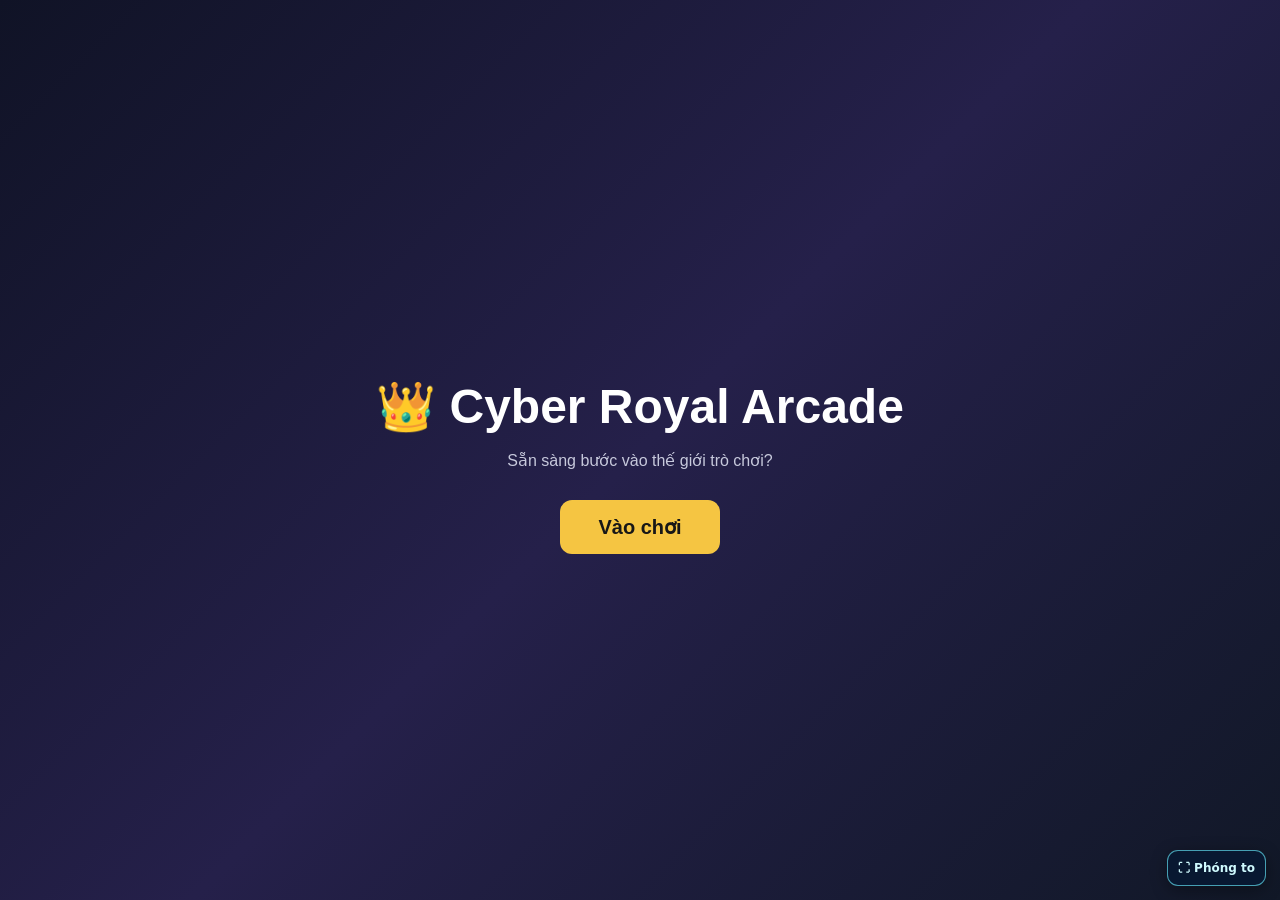
<file: index.html>
<!DOCTYPE html>
<html lang="vi">
<head>
  <meta charset="UTF-8">
  <meta name="viewport" content="width=device-width, initial-scale=1, viewport-fit=cover">
  <title>Cyber Royal Arcade</title>

  <style>
    * {
      box-sizing: border-box;
    }

    body {
      margin: 0;
      min-height: 100vh;
      display: flex;
      justify-content: center;
      align-items: center;
      font-family: Arial, sans-serif;
      color: white;
      background: linear-gradient(135deg, #101326, #25204a, #111827);
    }

    .container {
      text-align: center;
      padding: 30px;
    }

    h1 {
      font-size: clamp(30px, 7vw, 48px);
      margin-bottom: 12px;
    }

    p {
      color: #c7c9dc;
      margin-bottom: 30px;
    }

    .play-button {
      display: inline-block;
      padding: 15px 38px;
      border-radius: 12px;
      background: #f5c542;
      color: #171717;
      text-decoration: none;
      font-size: 20px;
      font-weight: bold;
      transition: 0.2s;
    }

    .play-button:hover {
      background: #ffe082;
      transform: translateY(-3px);
    }
  </style>
    <link rel="stylesheet" href="mobile.css">
</head>

<body>
    <button id="arcadeFullscreenBtn" type="button" style="position:fixed;bottom:max(14px,env(safe-area-inset-bottom));right:14px">⛶ Phóng to</button>
    <main class="container">
    <h1>👑 Cyber Royal Arcade</h1>
    <p>Sẵn sàng bước vào thế giới trò chơi?</p>

    <a class="play-button" href="sanhcho.html">
      Vào chơi
    </a>
  </main>
    <script src="mobile.js"></script>
</body>
</html>
</file>
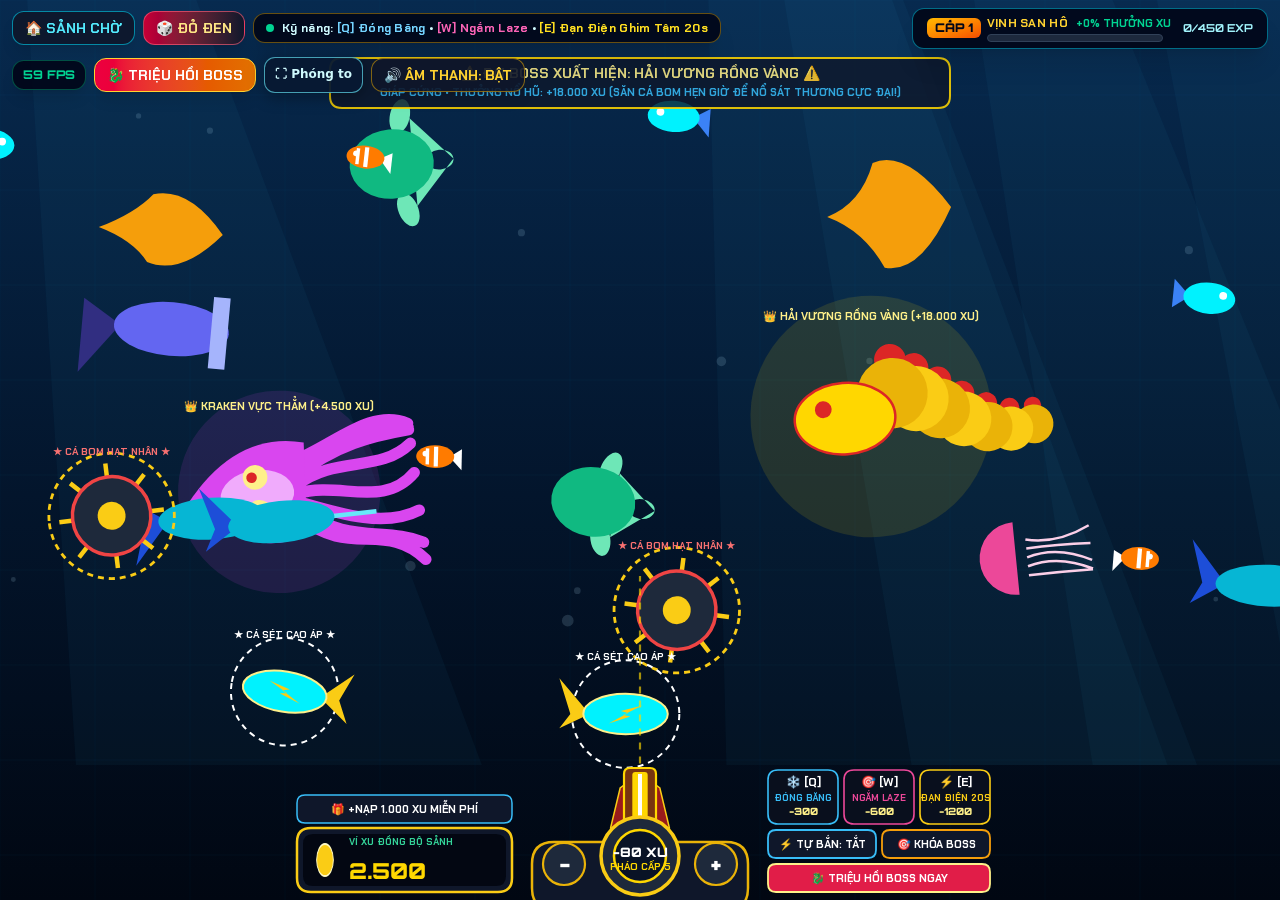
<file: banca.html>
<!DOCTYPE html>
<html lang="vi">
<head>
    <meta charset="UTF-8">
    <meta name="viewport" content="width=device-width, initial-scale=1, viewport-fit=cover">
    <meta name="theme-color" content="#050b1b">
    <meta name="apple-mobile-web-app-capable" content="yes">
    <meta name="apple-mobile-web-app-status-bar-style" content="black-translucent">
    <meta name="apple-mobile-web-app-title" content="Cyber Arcade">
    <meta name="mobile-web-app-capable" content="yes">
    <link rel="manifest" href="manifest.webmanifest">
    <link rel="icon" type="image/png" href="icons/icon-192.png">
    <link rel="apple-touch-icon" href="icons/icon-192.png">
    <title>Bắn Cá Siêu Thị 2D - Đấu Trường Đại Boss</title>
    <link rel="stylesheet" href="tailwind.css">
    <style>
        @import url('https://fonts.googleapis.com/css2?family=Orbitron:wght@600;800;900&family=Chakra+Petch:wght@500;600;700&display=swap');

        * {
            box-sizing: border-box;
            user-select: none;
            -webkit-user-select: none;
            touch-action: none;
        }

        body {
            margin: 0;
            padding: 0;
            overflow: hidden;
            background-color: #020b18;
            font-family: 'Chakra Petch', sans-serif;
            width: 100vw;
            height: 100vh;
        }

        canvas {
            display: block;
            width: 100%;
            height: 100%;
            cursor: crosshair;
        }

        .led-font {
            font-family: 'Orbitron', monospace;
        }
    </style>
    <link rel="stylesheet" href="mobile.css">
</head>
<body class="relative w-screen h-screen overflow-hidden">
    <div id="gameStage" class="relative w-full h-full overflow-hidden">

    <!-- Thanh điều hướng, Cấp độ Đại dương & FPS -->
    <div class="game-topbar absolute top-2 left-3 right-3 flex flex-wrap justify-between items-center gap-2 pointer-events-none z-10">
        <!-- Trái: Điều hướng Sảnh Chờ / Đỏ Đen -->
        <div class="flex items-center gap-2 pointer-events-auto">
            <button id="backLobbyBtn" class="bg-slate-900/90 hover:bg-slate-800 border border-cyan-400/60 text-cyan-300 text-xs md:text-sm font-extrabold px-3 py-1.5 rounded-xl shadow-lg transition active:scale-95 flex items-center gap-1.5">
                🏠 SẢNH CHỜ
            </button>
            <button id="goDoDenBtn" class="bg-gradient-to-r from-rose-700 to-slate-900 hover:from-rose-600 hover:to-slate-800 border border-rose-400/60 text-amber-200 text-xs md:text-sm font-extrabold px-3 py-1.5 rounded-xl shadow-lg transition active:scale-95 flex items-center gap-1.5">
                🎲 ĐỎ ĐEN
            </button>
            <div class="hidden xl:flex bg-slate-950/90 border border-amber-400/40 px-3 py-1.5 rounded-xl items-center gap-2 shadow-xl pointer-events-none">
                <span class="w-2 h-2 rounded-full bg-emerald-400"></span>
                <span class="text-xs text-cyan-100 font-bold tracking-wide">
                    Kỹ năng: <span class="text-sky-300 font-extrabold">[Q] Đóng Băng</span> • <span class="text-pink-400 font-extrabold">[W] Ngắm Laze</span> • <span class="text-yellow-300 font-extrabold">[E] Đạn Điện Ghim Tâm 20s</span>
                </span>
            </div>
        </div>

        <!-- Giữa: Thanh Cấp Độ & EXP Đại Dương -->
        <div class="bg-slate-950/90 border border-cyan-400/50 px-3.5 py-1.5 rounded-xl flex items-center gap-3 shadow-xl min-w-[260px] md:min-w-[350px]">
            <div class="flex items-center gap-1.5">
                <span class="bg-gradient-to-br from-amber-400 to-orange-600 text-slate-950 font-black text-xs px-2 py-0.5 rounded-md led-font" id="stageLevelBadge">CẤP 1</span>
                <div class="flex flex-col">
                    <div class="flex items-center justify-between gap-2">
                        <span id="stageNameText" class="text-xs font-extrabold text-amber-300 tracking-wide">VỊNH SAN HÔ</span>
                        <span id="stageBonusText" class="text-[11px] font-bold text-emerald-400">+0% THƯỞNG XU</span>
                    </div>
                    <div class="w-32 md:w-44 h-2 bg-slate-800 rounded-full overflow-hidden border border-slate-700 mt-0.5">
                        <div id="expBarFill" class="h-full bg-gradient-to-r from-cyan-400 via-amber-300 to-rose-500 transition-all duration-150" style="width: 0%"></div>
                    </div>
                </div>
            </div>
            <span id="expText" class="text-[11px] text-cyan-200 font-bold led-font ml-auto">0/450 EXP</span>
        </div>

        <!-- Phải: Nút chức năng & Bộ đếm FPS -->
        <div class="flex items-center gap-2 pointer-events-auto">
            <div class="bg-slate-950/90 border border-emerald-500/40 px-2.5 py-1.5 rounded-xl text-xs font-extrabold text-emerald-400 led-font shadow-lg">
                <span id="fpsCounter">60</span> FPS
            </div>
            <button id="spawnBossTopBtn" class="bg-gradient-to-r from-rose-600 to-amber-600 hover:from-rose-500 hover:to-amber-500 border border-amber-300 text-white text-xs md:text-sm font-extrabold px-3 py-1.5 rounded-xl shadow-lg transition active:scale-95">
                🐉 TRIỆU HỒI BOSS
            </button>
            <button id="arcadeFullscreenBtn" type="button" class="pointer-events-auto">⛶ Phóng to</button>
            <button id="soundBtn" class="bg-slate-900/90 hover:bg-slate-800 border border-amber-400/50 text-amber-300 text-xs md:text-sm font-bold px-3 py-1.5 rounded-xl shadow-lg transition active:scale-95">
                🔊 ÂM THANH: <span id="soundText">BẬT</span>
            </button>
        </div>
    </div>

    <!-- Màn hình Canvas chính -->
    <canvas id="gameCanvas"></canvas>

    <!-- Nhúng 2 Module tách biệt: 1. Nhân vật Cá & Boss (fishes.js) | 2. Bộ máy Game & Vũ khí (game.js) -->
    <script src="mobile.js"></script>
    <script src="fishes.js"></script>
    <script src="game.js"></script>
    </div>
</body>
</html>
</file>
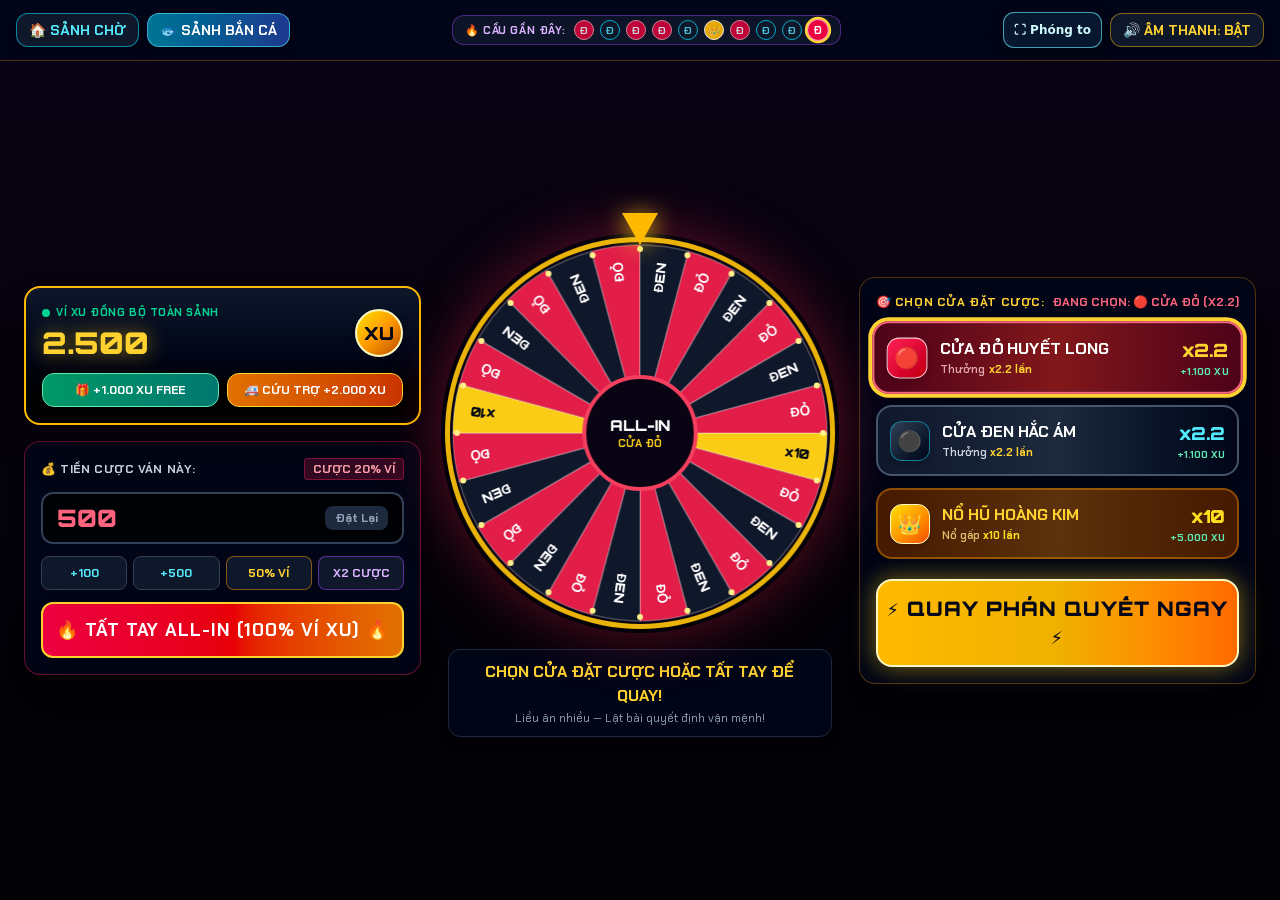
<file: doden.html>
<!DOCTYPE html>
<html lang="vi">
<head>
    <meta charset="UTF-8">
    <meta name="viewport" content="width=device-width, initial-scale=1, viewport-fit=cover">
    <meta name="theme-color" content="#050b1b">
    <meta name="apple-mobile-web-app-capable" content="yes">
    <meta name="apple-mobile-web-app-status-bar-style" content="black-translucent">
    <meta name="apple-mobile-web-app-title" content="Cyber Arcade">
    <meta name="mobile-web-app-capable" content="yes">
    <link rel="manifest" href="manifest.webmanifest">
    <link rel="icon" type="image/png" href="icons/icon-192.png">
    <link rel="apple-touch-icon" href="icons/icon-192.png">
    <title>Đấu Trường Đỏ Đen - All-In High Stakes</title>
    <link rel="stylesheet" href="tailwind.css">
    <style>
        @import url('https://fonts.googleapis.com/css2?family=Orbitron:wght@600;800;900&family=Chakra+Petch:wght@500;600;700;800&display=swap');

        * {
            box-sizing: border-box;
            user-select: none;
            -webkit-user-select: none;
        }

        body {
            margin: 0;
            padding: 0;
            overflow-x: hidden;
            background-color: #05020a;
            font-family: 'Chakra Petch', sans-serif;
            color: #f8fafc;
            min-height: 100vh;
        }

        .led-font {
            font-family: 'Orbitron', monospace;
        }

        @keyframes pulseGlowRed {
            0%, 100% { box-shadow: 0 0 15px rgba(244, 63, 94, 0.45), inset 0 0 15px rgba(244, 63, 94, 0.25); }
            50% { box-shadow: 0 0 32px rgba(244, 63, 94, 0.85), inset 0 0 25px rgba(244, 63, 94, 0.45); }
        }

        @keyframes pulseGlowGold {
            0%, 100% { box-shadow: 0 0 18px rgba(250, 204, 21, 0.5), inset 0 0 15px rgba(250, 204, 21, 0.25); }
            50% { box-shadow: 0 0 40px rgba(250, 204, 21, 0.95), inset 0 0 28px rgba(250, 204, 21, 0.55); }
        }

        .all-in-btn {
            animation: pulseGlowRed 1.4s infinite ease-in-out;
        }

        .win-strobe {
            animation: pulseGlowGold 0.5s infinite ease-in-out;
        }

        ::-webkit-scrollbar { width: 5px; height: 5px; }
        ::-webkit-scrollbar-track { background: #090414; }
        ::-webkit-scrollbar-thumb { background: #3b0764; border-radius: 4px; }
    </style>
    <link rel="stylesheet" href="mobile.css">
</head>
<body class="relative w-screen min-h-screen flex flex-col justify-between bg-gradient-to-b from-[#0b0316] via-[#05020a] to-[#020105]">

    <!-- Fullscreen FX Canvas for Coin Rain, Fireworks & Win/Lose Modals -->
    <canvas id="fxCanvas" class="fixed inset-0 pointer-events-none z-40"></canvas>

    <!-- TOP BAR: Navigation & Streak History -->
    <header class="relative z-20 flex flex-wrap items-center justify-between gap-2 px-4 py-3 bg-slate-950/90 border-b border-amber-500/30 backdrop-blur-md">
        <div class="flex items-center gap-2">
            <button id="backLobbyBtn" class="bg-slate-900 hover:bg-slate-800 border border-cyan-400/60 text-cyan-300 text-xs md:text-sm font-extrabold px-3 py-1.5 rounded-xl shadow-lg transition active:scale-95 flex items-center gap-1.5">
                🏠 SẢNH CHỜ
            </button>
            <button id="goBanCaBtn" class="bg-gradient-to-r from-cyan-700 to-blue-900 hover:from-cyan-600 hover:to-blue-800 border border-cyan-300/60 text-white text-xs md:text-sm font-extrabold px-3 py-1.5 rounded-xl shadow-lg transition active:scale-95 flex items-center gap-1.5">
                🐟 SẢNH BẮN CÁ
            </button>
        </div>

        <div class="flex items-center gap-2 bg-slate-900/90 border border-purple-500/40 px-3 py-1 rounded-xl shadow-inner">
            <span class="text-[11px] font-extrabold text-purple-300 uppercase tracking-wider">🔥 CẦU GẦN ĐÂY:</span>
            <div id="streakContainer" class="flex items-center gap-1.5"></div>
        </div>

        <div class="flex items-center gap-2">
            <button id="arcadeFullscreenBtn" type="button">⛶ Phóng to</button>
            <button id="soundBtn" class="bg-slate-900 hover:bg-slate-800 border border-amber-400/50 text-amber-300 text-xs md:text-sm font-bold px-3 py-1.5 rounded-xl shadow-lg transition active:scale-95">
                🔊 ÂM THANH: <span id="soundText">BẬT</span>
            </button>
        </div>
    </header>

    <!-- MAIN ARENA: Sắp xếp lại bố cục 3 cột cân đối, vòng quay lớn ở giữa -->
    <main class="relative z-10 flex-1 grid grid-cols-1 lg:grid-cols-12 gap-5 p-4 md:p-6 items-center max-w-7xl w-full mx-auto">

        <!-- LEFT COLUMN (4 cols): Shared Wallet & Bet Controls -->
        <div class="lg:col-span-4 flex flex-col gap-4 order-2 lg:order-1">
            <!-- LED Shared Wallet Box -->
            <div id="walletCard" class="relative bg-gradient-to-b from-slate-900 via-slate-950 to-black border-2 border-amber-400 rounded-2xl p-4 shadow-2xl transition-transform duration-150">
                <div class="flex items-center justify-between">
                    <div>
                        <div class="text-[11px] font-extrabold text-emerald-400 tracking-wider flex items-center gap-1.5">
                            <span class="w-2 h-2 rounded-full bg-emerald-400 animate-ping"></span>
                            VÍ XU ĐỒNG BỘ TOÀN SẢNH
                        </div>
                        <div id="walletCoinsText" class="led-font text-2xl md:text-3xl font-black text-amber-300 mt-1 drop-shadow-[0_0_10px_rgba(250,204,21,0.5)]">
                            2.500
                        </div>
                    </div>
                    <div class="w-12 h-12 rounded-full bg-gradient-to-br from-yellow-300 via-amber-500 to-amber-700 border-2 border-yellow-100 flex items-center justify-center shadow-lg">
                        <span class="led-font font-black text-slate-950 text-lg">XU</span>
                    </div>
                </div>

                <div class="grid grid-cols-2 gap-2 mt-3">
                    <button id="freeRechargeBtn" class="bg-gradient-to-r from-emerald-600 to-teal-700 hover:from-emerald-500 hover:to-teal-600 border border-emerald-300 text-white text-xs font-extrabold py-2 px-2 rounded-xl shadow-md transition active:scale-95">
                        🎁 +1.000 XU FREE
                    </button>
                    <button id="bailoutBtn" class="bg-gradient-to-r from-amber-600 to-orange-700 hover:from-amber-500 hover:to-orange-600 border border-amber-300 text-white text-xs font-extrabold py-2 px-2 rounded-xl shadow-md transition active:scale-95">
                        🚑 CỨU TRỢ +2.000 XU
                    </button>
                </div>
            </div>

            <!-- Bet Sizing & All-In Panel -->
            <div class="bg-slate-950/90 border border-rose-500/40 rounded-2xl p-4 shadow-xl flex flex-col gap-3">
                <div class="flex items-center justify-between">
                    <span class="text-xs font-extrabold text-slate-300 uppercase tracking-wider">💰 TIỀN CƯỢC VÁN NÀY:</span>
                    <span id="betPctBadge" class="text-xs font-black px-2 py-0.5 rounded bg-rose-500/20 text-rose-300 border border-rose-500/40">ALL-IN SẴN SÀNG</span>
                </div>

                <div class="flex items-center justify-between bg-black/80 border-2 border-slate-700 rounded-xl px-3.5 py-2">
                    <span id="currentBetText" class="led-font text-2xl font-black text-rose-400">500</span>
                    <button id="clearBetBtn" class="text-xs font-bold text-slate-400 hover:text-white bg-slate-800 px-2.5 py-1 rounded-lg transition">
                        Đặt Lại
                    </button>
                </div>

                <div class="grid grid-cols-4 gap-1.5">
                    <button data-bet="add-100" class="bet-chip bg-slate-900 hover:bg-slate-800 border border-slate-700 text-cyan-300 font-bold text-xs py-2 rounded-lg transition active:scale-95">+100</button>
                    <button data-bet="add-500" class="bet-chip bg-slate-900 hover:bg-slate-800 border border-slate-700 text-cyan-300 font-bold text-xs py-2 rounded-lg transition active:scale-95">+500</button>
                    <button data-bet="half" class="bet-chip bg-slate-900 hover:bg-slate-800 border border-amber-500/50 text-amber-300 font-extrabold text-xs py-2 rounded-lg transition active:scale-95">50% VÍ</button>
                    <button data-bet="double" class="bet-chip bg-slate-900 hover:bg-slate-800 border border-purple-500/50 text-purple-300 font-extrabold text-xs py-2 rounded-lg transition active:scale-95">X2 CƯỢC</button>
                </div>

                <button id="allInBtn" class="all-in-btn w-full bg-gradient-to-r from-rose-600 via-red-600 to-amber-600 hover:from-rose-500 hover:to-amber-500 border-2 border-amber-300 text-white font-black text-base md:text-lg py-3 rounded-xl shadow-2xl transition transform active:scale-95 flex items-center justify-center gap-2 tracking-wider">
                    🔥 TẤT TAY ALL-IN (100% VÍ XU) 🔥
                </button>
            </div>
        </div>

        <!-- CENTER COLUMN (4 cols): Vòng Quay To Hơn Ở Giữa -->
        <div class="lg:col-span-4 flex flex-col items-center justify-center order-1 lg:order-2 relative">
            <div class="relative flex items-center justify-center my-2">
                <!-- Top Indicator Pointer -->
                <div class="absolute -top-5 z-30 flex flex-col items-center pointer-events-none">
                    <div class="w-0 h-0 border-l-[18px] border-l-transparent border-r-[18px] border-r-transparent border-t-[32px] border-t-amber-400 drop-shadow-[0_4px_12px_rgba(250,204,21,0.95)]"></div>
                </div>

                <!-- Vòng quay phóng to rõ ràng hơn (400px trên desktop) -->
                <canvas id="wheelCanvas" width="400" height="400" class="w-[330px] h-[330px] md:w-[400px] md:h-[400px] max-w-full rounded-full shadow-[0_0_60px_rgba(225,29,72,0.4)]"></canvas>
            </div>

            <div id="resultPromptBox" class="mt-2 w-full max-w-sm bg-slate-950/90 border border-slate-800 rounded-xl px-4 py-2.5 text-center shadow-lg">
                <div id="resultMainText" class="text-sm md:text-base font-extrabold text-amber-300">
                    CHỌN CỬA ĐẶT CƯỢC HOẶC TẤT TAY ĐỂ QUAY!
                </div>
                <div id="resultSubText" class="text-xs text-slate-400 mt-0.5">
                    Liều ăn nhiều — Lật bài quyết định vận mệnh!
                </div>
            </div>
        </div>

        <!-- RIGHT COLUMN (4 cols): Chọn Cửa & Nút Quay Phán Quyết -->
        <div class="lg:col-span-4 flex flex-col gap-3 order-3">
            <div class="bg-slate-950/90 border border-amber-500/30 rounded-2xl p-4 shadow-xl flex flex-col gap-3">
                <div class="flex items-center justify-between">
                    <span class="text-xs font-extrabold text-amber-300 uppercase tracking-wider">🎯 CHỌN CỬA ĐẶT CƯỢC:</span>
                    <span id="selectedGateBadge" class="text-xs font-black text-rose-400">ĐANG CHỌN: CỬA ĐỎ</span>
                </div>

                <!-- 1. RED GATE -->
                <button data-gate="RED" class="gate-btn group relative overflow-hidden bg-gradient-to-r from-rose-950 via-red-900 to-rose-950 border-2 border-rose-400 rounded-2xl p-3 text-left transition transform active:scale-98 shadow-lg">
                    <div class="flex items-center justify-between">
                        <div class="flex items-center gap-3">
                            <div class="w-10 h-10 rounded-xl bg-gradient-to-br from-rose-500 to-red-700 border border-rose-200 flex items-center justify-center text-xl shadow-md">
                                🔴
                            </div>
                            <div>
                                <div class="text-sm md:text-base font-black text-white">CỬA ĐỎ HUYẾT LONG</div>
                                <div class="text-[11px] text-rose-200/80 font-semibold">Thưởng <span class="text-amber-300 font-black">x2.2 lần</span></div>
                            </div>
                        </div>
                        <div class="text-right">
                            <span class="led-font text-lg font-black text-amber-300">x2.2</span>
                            <div id="redPotentialWin" class="text-[10px] text-emerald-300 font-bold">+1.100 XU</div>
                        </div>
                    </div>
                </button>

                <!-- 2. BLACK GATE -->
                <button data-gate="BLACK" class="gate-btn group relative overflow-hidden bg-gradient-to-r from-slate-900 via-slate-800 to-slate-950 border-2 border-slate-600 rounded-2xl p-3 text-left transition transform active:scale-98 shadow-lg">
                    <div class="flex items-center justify-between">
                        <div class="flex items-center gap-3">
                            <div class="w-10 h-10 rounded-xl bg-gradient-to-br from-slate-700 to-slate-950 border border-cyan-400/50 flex items-center justify-center text-xl shadow-md">
                                ⚫
                            </div>
                            <div>
                                <div class="text-sm md:text-base font-black text-white">CỬA ĐEN HẮC ÁM</div>
                                <div class="text-[11px] text-slate-300 font-semibold">Thưởng <span class="text-amber-300 font-black">x2.2 lần</span></div>
                            </div>
                        </div>
                        <div class="text-right">
                            <span class="led-font text-lg font-black text-cyan-300">x2.2</span>
                            <div id="blackPotentialWin" class="text-[10px] text-emerald-300 font-bold">+1.100 XU</div>
                        </div>
                    </div>
                </button>

                <!-- 3. GOLD JACKPOT GATE -->
                <button data-gate="GOLD" class="gate-btn group relative overflow-hidden bg-gradient-to-r from-amber-950 via-yellow-900/80 to-amber-950 border-2 border-amber-500/40 rounded-2xl p-3 text-left transition transform active:scale-98 shadow-lg">
                    <div class="flex items-center justify-between">
                        <div class="flex items-center gap-3">
                            <div class="w-10 h-10 rounded-xl bg-gradient-to-br from-yellow-300 via-amber-500 to-orange-600 border border-yellow-100 flex items-center justify-center text-xl shadow-md">
                                👑
                            </div>
                            <div>
                                <div class="text-sm md:text-base font-black text-amber-300">NỔ HŨ HOÀNG KIM</div>
                                <div class="text-[11px] text-amber-200/80 font-semibold">Nổ gấp <span class="text-yellow-300 font-black">x10 lần</span></div>
                            </div>
                        </div>
                        <div class="text-right">
                            <span class="led-font text-lg font-black text-yellow-300">x10</span>
                            <div id="goldPotentialWin" class="text-[10px] text-emerald-300 font-bold">+5.000 XU</div>
                        </div>
                    </div>
                </button>

                <!-- MAIN SPIN BUTTON -->
                <button id="spinBtn" class="mt-2 w-full bg-gradient-to-r from-amber-400 via-yellow-500 to-orange-500 hover:from-amber-300 hover:to-orange-400 border-2 border-yellow-100 text-slate-950 font-black text-lg md:text-xl py-3.5 rounded-2xl shadow-[0_0_25px_rgba(250,204,21,0.5)] transition transform active:scale-95 led-font tracking-wider">
                    ⚡ QUAY PHÁN QUYẾT NGAY ⚡
                </button>
            </div>
        </div>
    </main>

    <!-- WIN DOPAMINE MODAL OVERLAY -->
    <div id="winOverlay" class="fixed inset-0 z-50 pointer-events-none hidden items-center justify-center bg-black/60 backdrop-blur-sm">
        <div class="win-strobe pointer-events-auto bg-gradient-to-b from-amber-900/95 via-red-950/95 to-slate-950 border-4 border-yellow-300 rounded-3xl px-8 py-6 text-center shadow-[0_0_90px_rgba(250,204,21,0.95)] max-w-md mx-4">
            <div class="text-xs md:text-sm font-black tracking-[0.2em] text-yellow-200 uppercase animate-bounce">
                🎆 THẮNG CỰC ĐẬM 🎆
            </div>
            <div id="winOverlayTitle" class="text-2xl md:text-3xl font-black text-white mt-1">HÚP TRỌN CỬA ĐỎ!</div>
            <div id="winOverlayAmount" class="led-font text-4xl md:text-5xl font-black text-yellow-300 my-3">+5.500 XU</div>
            <button id="continueWinBtn" class="w-full bg-gradient-to-r from-yellow-300 via-amber-400 to-orange-500 text-slate-950 font-black text-base py-2.5 rounded-xl border-2 border-white shadow-xl active:scale-95 transition">
                🔥 HỐT BẠC & QUAY TIẾP 🔥
            </button>
        </div>
    </div>

    <!-- LOSE POPUP NOTIFICATION MODAL (Hiệu ứng thông báo khi THUA) -->
    <div id="loseOverlay" class="fixed inset-0 z-50 pointer-events-none hidden items-center justify-center bg-black/75 backdrop-blur-sm">
        <div class="pointer-events-auto bg-gradient-to-b from-slate-950 via-red-950/90 to-black border-4 border-rose-600 rounded-3xl px-8 py-6 text-center shadow-[0_0_80px_rgba(225,29,72,0.8)] max-w-md mx-4 animate-pulse">
            <div class="text-xs md:text-sm font-black tracking-[0.2em] text-rose-400 uppercase">
                💀 CHÁY TÚI / MẤT TRẮNG 💀
            </div>
            <div class="text-2xl md:text-3xl font-black text-white mt-1">THƯA CẢM LẠI VÁN MỚI!</div>
            <div id="loseOverlayAmount" class="led-font text-3xl md:text-4xl font-black text-rose-500 my-3">-500 XU</div>
            <div id="loseTauntText" class="text-xs text-slate-300 font-bold mb-4">
                Chệch sát vạch! Làm lại ngay ván All-In gỡ gạc gấp đôi!
            </div>
            <button id="continueLoseBtn" class="w-full bg-gradient-to-r from-rose-600 via-red-600 to-orange-600 text-white font-black text-base py-2.5 rounded-xl border-2 border-rose-300 shadow-xl active:scale-95 transition">
                ⚡ GỠ LẠI NGAY LẬP TỨC ⚡
            </button>
        </div>
    </div>

    <script>
        const WALLET_KEY = 'ARCADE_WALLET_COINS';
        const DEFAULT_WALLET_COINS = 2500;
        const walletChannel = ('BroadcastChannel' in window) ? new BroadcastChannel('ARCADE_WALLET_SYNC') : null;

        let walletCoins = DEFAULT_WALLET_COINS;
        let currentBet = 500;
        let selectedGate = 'RED';
        let isSpinning = false;
        let consecutiveLosses = 0;
        let consecutiveWins = 0;

        const walletCoinsTextEl = document.getElementById('walletCoinsText');
        const walletCardEl = document.getElementById('walletCard');
        const currentBetTextEl = document.getElementById('currentBetText');
        const betPctBadgeEl = document.getElementById('betPctBadge');
        const selectedGateBadgeEl = document.getElementById('selectedGateBadge');
        const redPotentialWinEl = document.getElementById('redPotentialWin');
        const blackPotentialWinEl = document.getElementById('blackPotentialWin');
        const goldPotentialWinEl = document.getElementById('goldPotentialWin');
        const resultPromptBoxEl = document.getElementById('resultPromptBox');
        const resultMainTextEl = document.getElementById('resultMainText');
        const resultSubTextEl = document.getElementById('resultSubText');
        const streakContainerEl = document.getElementById('streakContainer');
        const winOverlayEl = document.getElementById('winOverlay');
        const winOverlayTitleEl = document.getElementById('winOverlayTitle');
        const winOverlayAmountEl = document.getElementById('winOverlayAmount');
        
        // Lose Modal Elements
        const loseOverlayEl = document.getElementById('loseOverlay');
        const loseOverlayAmountEl = document.getElementById('loseOverlayAmount');
        const loseTauntTextEl = document.getElementById('loseTauntText');

        function loadWallet() {
            try {
                const raw = localStorage.getItem(WALLET_KEY);
                if (raw === null || isNaN(parseInt(raw, 10))) {
                    localStorage.setItem(WALLET_KEY, String(DEFAULT_WALLET_COINS));
                    return DEFAULT_WALLET_COINS;
                }
                return Math.max(0, parseInt(raw, 10));
            } catch (e) {
                return DEFAULT_WALLET_COINS;
            }
        }

        function saveWallet(newAmount, broadcast = true) {
            walletCoins = Math.max(0, Math.round(newAmount));
            try {
                localStorage.setItem(WALLET_KEY, String(walletCoins));
                if (broadcast && walletChannel) {
                    walletChannel.postMessage({ type: 'WALLET_UPDATE', coins: walletCoins, source: 'doden' });
                }
            } catch (e) {}
            updateWalletAndBetUI();
        }

        function updateWalletAndBetUI() {
            walletCoinsTextEl.textContent = walletCoins.toLocaleString('vi-VN');
            if (walletCoins > 0 && currentBet > walletCoins) currentBet = walletCoins;
            if (walletCoins > 0 && currentBet <= 0) currentBet = Math.min(walletCoins, 500);

            currentBetTextEl.textContent = currentBet.toLocaleString('vi-VN');

            const pct = walletCoins > 0 ? Math.round((currentBet / walletCoins) * 100) : 0;
            if (pct >= 100 && walletCoins > 0) {
                betPctBadgeEl.textContent = '🔥 ALL-IN 100% VÍ!';
                betPctBadgeEl.className = 'text-xs font-black px-2 py-0.5 rounded bg-rose-600 text-white border border-amber-300 animate-pulse';
            } else {
                betPctBadgeEl.textContent = `CƯỢC ${pct}% VÍ`;
                betPctBadgeEl.className = 'text-xs font-black px-2 py-0.5 rounded bg-rose-500/20 text-rose-300 border border-rose-500/40';
            }

            redPotentialWinEl.textContent = `+${Math.round(currentBet * 2.2).toLocaleString('vi-VN')} XU`;
            blackPotentialWinEl.textContent = `+${Math.round(currentBet * 2.2).toLocaleString('vi-VN')} XU`;
            goldPotentialWinEl.textContent = `+${Math.round(currentBet * 10).toLocaleString('vi-VN')} XU`;
        }

        window.addEventListener('storage', (e) => {
            if (e.key === WALLET_KEY && e.newValue !== null) {
                const val = parseInt(e.newValue, 10);
                if (!isNaN(val)) {
                    walletCoins = Math.max(0, val);
                    updateWalletAndBetUI();
                }
            }
        });

        if (walletChannel) {
            walletChannel.onmessage = (e) => {
                if (e.data && e.data.type === 'WALLET_UPDATE' && typeof e.data.coins === 'number') {
                    walletCoins = Math.max(0, Math.round(e.data.coins));
                    updateWalletAndBetUI();
                }
            };
        }

        class SoundManager {
            constructor() {
                this.enabled = true;
                this.ctx = null;
            }
            init() {
                if (!this.ctx) {
                    const AudioCtx = window.AudioContext || window.webkitAudioContext;
                    if (AudioCtx) this.ctx = new AudioCtx();
                }
                if (this.ctx && this.ctx.state === 'suspended') this.ctx.resume();
            }
            playTick(pitchFactor = 1) {
                if (!this.enabled || !this.ctx) return;
                try {
                    const now = this.ctx.currentTime;
                    const osc = this.ctx.createOscillator();
                    const gain = this.ctx.createGain();
                    osc.type = 'triangle';
                    osc.frequency.setValueAtTime(520 * pitchFactor, now);
                    osc.frequency.exponentialRampToValueAtTime(160, now + 0.03);
                    gain.gain.setValueAtTime(0.08, now);
                    gain.gain.exponentialRampToValueAtTime(0.001, now + 0.03);
                    osc.connect(gain);
                    gain.connect(this.ctx.destination);
                    osc.start(now);
                    osc.stop(now + 0.03);
                } catch (e) {}
            }
            playAllInSiren() {
                if (!this.enabled || !this.ctx) return;
                try {
                    const now = this.ctx.currentTime;
                    const osc = this.ctx.createOscillator();
                    const gain = this.ctx.createGain();
                    osc.type = 'sawtooth';
                    osc.frequency.setValueAtTime(320, now);
                    osc.frequency.linearRampToValueAtTime(780, now + 0.18);
                    gain.gain.setValueAtTime(0.12, now);
                    gain.gain.exponentialRampToValueAtTime(0.001, now + 0.22);
                    osc.connect(gain);
                    gain.connect(this.ctx.destination);
                    osc.start(now);
                    osc.stop(now + 0.22);
                } catch (e) {}
            }
            playWinJackpot() {
                if (!this.enabled || !this.ctx) return;
                try {
                    const notes = [523.25, 659.25, 783.99, 1046.5, 1318.5, 1567.98, 2093.0];
                    notes.forEach((freq, idx) => {
                        const now = this.ctx.currentTime + idx * 0.065;
                        const osc = this.ctx.createOscillator();
                        const gain = this.ctx.createGain();
                        osc.type = 'triangle';
                        osc.frequency.setValueAtTime(freq, now);
                        gain.gain.setValueAtTime(0.18, now);
                        gain.gain.exponentialRampToValueAtTime(0.001, now + 0.45);
                        osc.connect(gain);
                        gain.connect(this.ctx.destination);
                        osc.start(now);
                        osc.stop(now + 0.45);
                    });
                } catch (e) {}
            }
            playCoinCollect() {
                if (!this.enabled || !this.ctx) return;
                try {
                    const now = this.ctx.currentTime;
                    const osc = this.ctx.createOscillator();
                    const gain = this.ctx.createGain();
                    osc.type = 'sine';
                    osc.frequency.setValueAtTime(1174.66, now);
                    osc.frequency.setValueAtTime(1567.98, now + 0.04);
                    gain.gain.setValueAtTime(0.06, now);
                    gain.gain.exponentialRampToValueAtTime(0.001, now + 0.12);
                    osc.connect(gain);
                    gain.connect(this.ctx.destination);
                    osc.start(now);
                    osc.stop(now + 0.12);
                } catch (e) {}
            }
            // Hiệu ứng âm thanh khi thua: Hú trầm cảnh báo
            playLoseSound() {
                if (!this.enabled || !this.ctx) return;
                try {
                    const now = this.ctx.currentTime;
                    const osc = this.ctx.createOscillator();
                    const gain = this.ctx.createGain();
                    osc.type = 'sawtooth';
                    osc.frequency.setValueAtTime(180, now);
                    osc.frequency.linearRampToValueAtTime(45, now + 0.35);
                    gain.gain.setValueAtTime(0.15, now);
                    gain.gain.exponentialRampToValueAtTime(0.001, now + 0.38);
                    osc.connect(gain);
                    gain.connect(this.ctx.destination);
                    osc.start(now);
                    osc.stop(now + 0.38);
                } catch (e) {}
            }
        }

        const sound = new SoundManager();

        const wheelCanvas = document.getElementById('wheelCanvas');
        const wCtx = wheelCanvas.getContext('2d');

        const WHEEL_SEGMENTS = [];
        for (let i = 0; i < 24; i++) {
            if (i === 0 || i === 12) {
                WHEEL_SEGMENTS.push({ type: 'GOLD', label: 'x10', color: '#facc15', border: '#fef08a' });
            } else if (i % 2 === 1) {
                WHEEL_SEGMENTS.push({ type: 'RED', label: 'ĐỎ', color: '#e11d48', border: '#fda4af' });
            } else {
                WHEEL_SEGMENTS.push({ type: 'BLACK', label: 'ĐEN', color: '#0f172a', border: '#38bdf8' });
            }
        }

        const SLICE_ANGLE = (Math.PI * 2) / WHEEL_SEGMENTS.length;
        let wheelAngle = 0;
        let lastTickIndex = -1;
        const streakHistory = ['RED', 'BLACK', 'RED', 'RED', 'BLACK', 'GOLD', 'RED', 'BLACK', 'BLACK', 'RED'];

        function renderStreakHistory() {
            streakContainerEl.innerHTML = '';
            streakHistory.slice(-10).forEach((item, idx, arr) => {
                const dot = document.createElement('div');
                const isLatest = idx === arr.length - 1;
                if (item === 'RED') {
                    dot.className = `w-5 h-5 rounded-full bg-rose-600 border border-rose-300 flex items-center justify-center text-[10px] font-black text-white ${isLatest ? 'ring-2 ring-amber-300 scale-110' : 'opacity-80'}`;
                    dot.textContent = 'Đ';
                } else if (item === 'BLACK') {
                    dot.className = `w-5 h-5 rounded-full bg-slate-900 border border-cyan-400 flex items-center justify-center text-[10px] font-black text-cyan-300 ${isLatest ? 'ring-2 ring-amber-300 scale-110' : 'opacity-80'}`;
                    dot.textContent = 'Đ';
                } else {
                    dot.className = `w-5 h-5 rounded-full bg-amber-400 border border-white flex items-center justify-center text-[10px] font-black text-slate-950 ${isLatest ? 'ring-2 ring-white scale-110' : 'opacity-90'}`;
                    dot.textContent = '👑';
                }
                streakContainerEl.appendChild(dot);
            });
        }

        function drawWheel(highlightWin = false) {
            const w = wheelCanvas.width;
            const h = wheelCanvas.height;
            const cx = w / 2;
            const cy = h / 2;
            const outerR = w / 2 - 12;

            wCtx.clearRect(0, 0, w, h);

            wCtx.save();
            wCtx.beginPath();
            wCtx.arc(cx, cy, outerR + 8, 0, Math.PI * 2);
            wCtx.fillStyle = highlightWin ? '#fef08a' : '#eab308';
            wCtx.fill();

            wCtx.beginPath();
            wCtx.arc(cx, cy, outerR + 3, 0, Math.PI * 2);
            wCtx.fillStyle = '#090414';
            wCtx.fill();
            wCtx.restore();

            wCtx.save();
            wCtx.translate(cx, cy);
            wCtx.rotate(wheelAngle);

            for (let i = 0; i < WHEEL_SEGMENTS.length; i++) {
                const seg = WHEEL_SEGMENTS[i];
                const startA = i * SLICE_ANGLE;
                const endA = startA + SLICE_ANGLE;

                wCtx.beginPath();
                wCtx.moveTo(0, 0);
                wCtx.arc(0, 0, outerR, startA, endA);
                wCtx.closePath();

                wCtx.fillStyle = seg.color;
                wCtx.fill();
                wCtx.lineWidth = 1.5;
                wCtx.strokeStyle = 'rgba(255, 255, 255, 0.25)';
                wCtx.stroke();

                wCtx.save();
                wCtx.rotate(startA + SLICE_ANGLE / 2);
                wCtx.textAlign = 'right';
                wCtx.textBaseline = 'middle';
                wCtx.fillStyle = seg.type === 'GOLD' ? '#020617' : '#ffffff';
                wCtx.font = '900 13px Orbitron, sans-serif';
                wCtx.fillText(seg.label, outerR - 16, 0);
                wCtx.restore();
            }

            for (let i = 0; i < WHEEL_SEGMENTS.length; i++) {
                const a = i * SLICE_ANGLE;
                wCtx.fillStyle = '#fef08a';
                wCtx.beginPath();
                wCtx.arc(Math.cos(a) * (outerR - 4), Math.sin(a) * (outerR - 4), 3, 0, Math.PI * 2);
                wCtx.fill();
            }

            wCtx.restore();

            wCtx.save();
            wCtx.translate(cx, cy);
            wCtx.beginPath();
            wCtx.arc(0, 0, 56, 0, Math.PI * 2);
            wCtx.fillStyle = '#090414';
            wCtx.fill();
            wCtx.lineWidth = 4;
            wCtx.strokeStyle = selectedGate === 'RED' ? '#f43f5e' : (selectedGate === 'BLACK' ? '#38bdf8' : '#facc15');
            wCtx.stroke();

            wCtx.fillStyle = '#ffffff';
            wCtx.font = '900 15px Orbitron, sans-serif';
            wCtx.textAlign = 'center';
            wCtx.textBaseline = 'middle';
            wCtx.fillText(isSpinning ? 'QUAY...' : 'ALL-IN', 0, -7);

            wCtx.fillStyle = '#facc15';
            wCtx.font = '700 11px Chakra Petch, sans-serif';
            wCtx.fillText(selectedGate === 'RED' ? 'CỬA ĐỎ' : (selectedGate === 'BLACK' ? 'CỬA ĐEN' : 'HOÀNG KIM'), 0, 11);
            wCtx.restore();
        }

        function decideSpinOutcome(chosenGate) {
            const r = Math.random();
            let isWin = false;
            const pityBoost = consecutiveLosses >= 3 ? 0.14 : 0;

            if (chosenGate === 'GOLD') {
                isWin = r < (0.11 + pityBoost * 0.5);
            } else {
                isWin = r < (0.37 + pityBoost);
            }

            const matchingIndices = [];
            const losingNearMissIndices = [];

            for (let i = 0; i < WHEEL_SEGMENTS.length; i++) {
                if (WHEEL_SEGMENTS[i].type === chosenGate) {
                    matchingIndices.push(i);
                } else {
                    const prev = (i - 1 + WHEEL_SEGMENTS.length) % WHEEL_SEGMENTS.length;
                    const next = (i + 1) % WHEEL_SEGMENTS.length;
                    if (WHEEL_SEGMENTS[prev].type === chosenGate || WHEEL_SEGMENTS[next].type === chosenGate) {
                        losingNearMissIndices.push(i);
                    }
                }
            }

            let targetIndex = 0;
            let subSliceOffset = 0.5;

            if (isWin) {
                targetIndex = matchingIndices[Math.floor(Math.random() * matchingIndices.length)];
                subSliceOffset = 0.35 + Math.random() * 0.3;
            } else {
                targetIndex = losingNearMissIndices[Math.floor(Math.random() * losingNearMissIndices.length)];
                const next = (targetIndex + 1) % WHEEL_SEGMENTS.length;
                if (WHEEL_SEGMENTS[next].type === chosenGate) subSliceOffset = 0.86;
                else subSliceOffset = 0.14;
            }

            return { isWin, targetIndex, landedType: WHEEL_SEGMENTS[targetIndex].type, subSliceOffset };
        }

        const fxCanvas = document.getElementById('fxCanvas');
        const fxCtx = fxCanvas.getContext('2d');
        const fxCoins = [];
        const fxParticles = [];
        let winRaysAlpha = 0;
        let winRaysAngle = 0;

        function resizeFxCanvas() {
            fxCanvas.width = window.innerWidth;
            fxCanvas.height = window.innerHeight;
        }
        window.addEventListener('resize', resizeFxCanvas);
        resizeFxCanvas();

        function triggerMassiveWinEffects(winAmount, landedType) {
            sound.playWinJackpot();
            winRaysAlpha = 1.0;

            winOverlayTitleEl.textContent = landedType === 'GOLD'
                ? '👑 NỔ HŨ HOÀNG KIM X10! 👑'
                : (landedType === 'RED' ? '🔴 HÚP TRỌN CỬA ĐỎ X2.2! 🔴' : '⚫ HÚP TRỌN CỬA ĐEN X2.2! ⚫');
            winOverlayAmountEl.textContent = `+${winAmount.toLocaleString('vi-VN')} XU`;
            winOverlayEl.classList.remove('hidden');
            winOverlayEl.classList.add('flex');

            const walletRect = walletCardEl.getBoundingClientRect();
            const targetX = walletRect.left + walletRect.width / 2;
            const targetY = walletRect.top + walletRect.height / 2;

            for (let i = 0; i < 85; i++) {
                const startX = window.innerWidth / 2 + (Math.random() - 0.5) * 360;
                const startY = window.innerHeight / 2 + (Math.random() - 0.5) * 200;
                fxCoins.push({
                    startX, startY,
                    cpX: (startX + targetX) / 2 + (Math.random() - 0.5) * 420,
                    cpY: Math.min(startY, targetY) - 120 - Math.random() * 240,
                    targetX, targetY,
                    t: 0, speed: 0.014 + Math.random() * 0.012,
                    delay: Math.floor(i * 0.6),
                    spin: Math.random() * Math.PI * 2,
                    r: 10 + Math.random() * 5
                });
            }

            for (let i = 0; i < 90; i++) {
                const ang = Math.random() * Math.PI * 2;
                const spd = 3 + Math.random() * 11;
                const colors = ['#facc15', '#fef08a', '#f43f5e', '#38bdf8', '#4ade80'];
                fxParticles.push({
                    x: window.innerWidth / 2, y: window.innerHeight / 2,
                    vx: Math.cos(ang) * spd, vy: Math.sin(ang) * spd,
                    r: 2.5 + Math.random() * 4,
                    color: colors[i % colors.length],
                    alpha: 1, decay: 0.014 + Math.random() * 0.015
                });
            }
        }

        function triggerLoseEffects(betAmount) {
            sound.playLoseSound();
            loseOverlayAmountEl.textContent = `-${betAmount.toLocaleString('vi-VN')} XU`;
            loseOverlayEl.classList.remove('hidden');
            loseOverlayEl.classList.add('flex');
        }

        let lastFxDisplayFrame = -Infinity;
        function animateFxLoop(frameTime = performance.now()) {
            // Skip empty effect frames on slower phones; when there are effects, animate normally.
            if (document.hidden) { requestAnimationFrame(animateFxLoop); return; }
            if (window.matchMedia('(pointer: coarse)').matches &&
                fxCoins.length === 0 && fxParticles.length === 0 && winRaysAlpha < .01 &&
                frameTime - lastFxDisplayFrame < 60) {
                requestAnimationFrame(animateFxLoop);
                return;
            }
            lastFxDisplayFrame = frameTime;
            fxCtx.clearRect(0, 0, fxCanvas.width, fxCanvas.height);

            if (winRaysAlpha > 0.01) {
                winRaysAlpha *= 0.988;
                winRaysAngle += 0.012;
                fxCtx.save();
                fxCtx.translate(fxCanvas.width / 2, fxCanvas.height / 2);
                fxCtx.rotate(winRaysAngle);
                fxCtx.globalAlpha = winRaysAlpha * 0.35;
                for (let r = 0; r < 16; r++) {
                    fxCtx.rotate((Math.PI * 2) / 16);
                    fxCtx.fillStyle = r % 2 === 0 ? '#facc15' : '#f43f5e';
                    fxCtx.beginPath();
                    fxCtx.moveTo(0, 0);
                    fxCtx.lineTo(-45, -Math.max(fxCanvas.width, fxCanvas.height));
                    fxCtx.lineTo(45, -Math.max(fxCanvas.width, fxCanvas.height));
                    fxCtx.closePath();
                    fxCtx.fill();
                }
                fxCtx.restore();
            }

            for (let i = fxParticles.length - 1; i >= 0; i--) {
                const p = fxParticles[i];
                p.x += p.vx;
                p.y += p.vy;
                p.vy += 0.12;
                p.alpha -= p.decay;
                if (p.alpha <= 0) {
                    fxParticles.splice(i, 1);
                    continue;
                }
                fxCtx.save();
                fxCtx.globalAlpha = p.alpha;
                fxCtx.fillStyle = p.color;
                fxCtx.beginPath();
                fxCtx.arc(p.x, p.y, p.r, 0, Math.PI * 2);
                fxCtx.fill();
                fxCtx.restore();
            }

            for (let i = fxCoins.length - 1; i >= 0; i--) {
                const c = fxCoins[i];
                if (c.delay > 0) {
                    c.delay--;
                    continue;
                }
                c.t += c.speed;
                const t = Math.min(1, c.t);
                const invT = 1 - t;

                const x = invT * invT * c.startX + 2 * invT * t * c.cpX + t * t * c.targetX;
                const y = invT * invT * c.startY + 2 * invT * t * c.cpY + t * t * c.targetY;

                fxCtx.save();
                fxCtx.translate(x, y);
                fxCtx.scale(Math.max(0.2, Math.abs(Math.cos(c.spin + c.t * 14))), 1);
                fxCtx.fillStyle = '#facc15';
                fxCtx.beginPath();
                fxCtx.arc(0, 0, c.r, 0, Math.PI * 2);
                fxCtx.fill();
                fxCtx.lineWidth = 2;
                fxCtx.strokeStyle = '#fef9c3';
                fxCtx.stroke();
                fxCtx.restore();

                if (c.t >= 1) {
                    if (i % 4 === 0) sound.playCoinCollect();
                    fxCoins.splice(i, 1);
                }
            }

            requestAnimationFrame(animateFxLoop);
        }

        function startSpin() {
            if (isSpinning) return;
            sound.init();

            if (walletCoins <= 0 || currentBet <= 0) {
                resultMainTextEl.textContent = '⚠️ HẾT XU! BẤM "+1.000 XU FREE" HOẶC "CỨU TRỢ" ĐỂ TIẾP TỤC!';
                resultMainTextEl.className = 'text-sm md:text-base font-extrabold text-rose-400 animate-bounce';
                return;
            }

            const betAmount = Math.min(walletCoins, currentBet);
            const wasAllIn = betAmount === walletCoins;

            saveWallet(walletCoins - betAmount, true);
            isSpinning = true;
            winOverlayEl.classList.add('hidden');
            winOverlayEl.classList.remove('flex');
            loseOverlayEl.classList.add('hidden');
            loseOverlayEl.classList.remove('flex');

            if (wasAllIn) {
                sound.playAllInSiren();
                resultMainTextEl.textContent = `🔥 ĐÃ ALL-IN ${betAmount.toLocaleString('vi-VN')} XU VÀO CỬA ${selectedGate}! 🔥`;
                resultMainTextEl.className = 'text-sm md:text-base font-black text-rose-400';
            } else {
                resultMainTextEl.textContent = `⚡ ĐANG QUAY PHÁN QUYẾT (${betAmount.toLocaleString('vi-VN')} XU)...`;
                resultMainTextEl.className = 'text-sm md:text-base font-extrabold text-amber-300';
            }
            resultSubTextEl.textContent = 'Vòng quay đang phán quyết...';

            const outcome = decideSpinOutcome(selectedGate);
            const targetSliceAngle = (outcome.targetIndex + outcome.subSliceOffset) * SLICE_ANGLE;
            const desiredModAngle = ((-Math.PI / 2 - targetSliceAngle) % (Math.PI * 2) + Math.PI * 2) % (Math.PI * 2);
            const currentModAngle = ((wheelAngle % (Math.PI * 2)) + Math.PI * 2) % (Math.PI * 2);

            let deltaAngle = desiredModAngle - currentModAngle;
            if (deltaAngle < 0) deltaAngle += Math.PI * 2;

            const extraSpins = (6 + Math.floor(Math.random() * 2)) * Math.PI * 2;
            const startAngle = wheelAngle;
            const totalRotation = extraSpins + deltaAngle;
            const duration = wasAllIn ? 3000 : 2400;
            const startTime = performance.now();

            function stepWheel(now) {
                const elapsed = now - startTime;
                const progress = Math.min(1, elapsed / duration);
                const easeOut = 1 - Math.pow(1 - progress, 4);
                wheelAngle = startAngle + totalRotation * easeOut;

                const pointerRelAngle = ((-Math.PI / 2 - wheelAngle) % (Math.PI * 2) + Math.PI * 2) % (Math.PI * 2);
                const currentSliceIdx = Math.floor(pointerRelAngle / SLICE_ANGLE);
                if (currentSliceIdx !== lastTickIndex) {
                    lastTickIndex = currentSliceIdx;
                    sound.playTick(0.85 + (1 - progress) * 0.5);
                }

                drawWheel(false);

                if (progress < 1) {
                    requestAnimationFrame(stepWheel);
                } else {
                    finishSpin(outcome, betAmount);
                }
            }

            requestAnimationFrame(stepWheel);
        }

        function finishSpin(outcome, betAmount) {
            isSpinning = false;
            streakHistory.push(outcome.landedType);
            renderStreakHistory();

            if (outcome.isWin) {
                consecutiveWins++;
                consecutiveLosses = 0;
                const multiplier = outcome.landedType === 'GOLD' ? 10 : 2.2;
                const payout = Math.round(betAmount * multiplier);

                saveWallet(walletCoins + payout, true);
                drawWheel(true);
                triggerMassiveWinEffects(payout, outcome.landedType);

                resultPromptBoxEl.className = 'mt-2 w-full max-w-sm bg-gradient-to-r from-amber-900/90 via-yellow-900/90 to-amber-900/90 border-2 border-yellow-300 rounded-xl px-4 py-2.5 text-center shadow-[0_0_30px_rgba(250,204,21,0.6)]';
                resultMainTextEl.textContent = `🎉 THẮNG LỚN +${payout.toLocaleString('vi-VN')} XU!`;
                resultMainTextEl.className = 'text-sm md:text-base font-black text-yellow-300';
                resultSubTextEl.textContent = 'Cầu đang rất đỏ, xông lên ngay!';
            } else {
                consecutiveLosses++;
                consecutiveWins = 0;
                drawWheel(false);
                triggerLoseEffects(betAmount);

                resultPromptBoxEl.className = 'mt-2 w-full max-w-sm bg-slate-950/90 border border-rose-900 rounded-xl px-4 py-2.5 text-center';
                resultMainTextEl.textContent = `Trượt ô ${outcome.landedType === 'RED' ? 'ĐỎ' : (outcome.landedType === 'BLACK' ? 'ĐEN' : 'HOÀNG KIM')} (-${betAmount.toLocaleString('vi-VN')} Xu)`;
                resultMainTextEl.className = 'text-sm font-bold text-rose-400';
                resultSubTextEl.textContent = 'Suýt trúng! Bấm gỡ lại ngay ván sau!';
            }
        }

        function selectGate(gate) {
            if (isSpinning) return;
            sound.init();
            sound.playTick(1.2);
            selectedGate = gate;

            const gateNames = {
                RED: 'ĐANG CHỌN: 🔴 CỬA ĐỎ (X2.2)',
                BLACK: 'ĐANG CHỌN: ⚫ CỬA ĐEN (X2.2)',
                GOLD: 'ĐANG CHỌN: 👑 HOÀNG KIM (X10)'
            };
            selectedGateBadgeEl.textContent = gateNames[gate];

            document.querySelectorAll('.gate-btn').forEach((btn) => {
                const g = btn.getAttribute('data-gate');
                if (g === gate) {
                    btn.classList.add('ring-4', 'ring-amber-300', 'scale-[1.02]');
                } else {
                    btn.classList.remove('ring-4', 'ring-amber-300', 'scale-[1.02]');
                }
            });

            drawWheel(false);
        }

        document.querySelectorAll('.gate-btn').forEach((btn) => {
            btn.addEventListener('click', () => selectGate(btn.getAttribute('data-gate')));
        });

        document.querySelectorAll('.bet-chip').forEach((btn) => {
            btn.addEventListener('click', () => {
                if (isSpinning) return;
                sound.init();
                sound.playTick(1.1);
                const action = btn.getAttribute('data-bet');
                if (action === 'add-100') currentBet = Math.min(walletCoins, currentBet + 100);
                else if (action === 'add-500') currentBet = Math.min(walletCoins, currentBet + 500);
                else if (action === 'half') currentBet = Math.max(10, Math.floor(walletCoins * 0.5));
                else if (action === 'double') currentBet = Math.min(walletCoins, currentBet * 2);
                updateWalletAndBetUI();
            });
        });

        document.getElementById('clearBetBtn').addEventListener('click', () => {
            if (isSpinning) return;
            sound.init();
            currentBet = Math.min(walletCoins, 100);
            updateWalletAndBetUI();
        });

        document.getElementById('allInBtn').addEventListener('click', () => {
            if (isSpinning) return;
            sound.init();
            if (walletCoins <= 0) saveWallet(walletCoins + 1000, true);
            currentBet = walletCoins;
            updateWalletAndBetUI();
            startSpin();
        });

        document.getElementById('spinBtn').addEventListener('click', startSpin);

        document.getElementById('continueWinBtn').addEventListener('click', () => {
            winOverlayEl.classList.add('hidden');
            winOverlayEl.classList.remove('flex');
        });

        document.getElementById('continueLoseBtn').addEventListener('click', () => {
            loseOverlayEl.classList.add('hidden');
            loseOverlayEl.classList.remove('flex');
        });

        document.getElementById('freeRechargeBtn').addEventListener('click', () => {
            sound.init();
            sound.playCoinCollect();
            saveWallet(walletCoins + 1000, true);
            currentBet = Math.max(currentBet, Math.min(walletCoins, 500));
            updateWalletAndBetUI();
            walletCardEl.classList.add('scale-105');
            setTimeout(() => walletCardEl.classList.remove('scale-105'), 150);
        });

        document.getElementById('bailoutBtn').addEventListener('click', () => {
            sound.init();
            sound.playCoinCollect();
            saveWallet(walletCoins + 2000, true);
            currentBet = walletCoins;
            updateWalletAndBetUI();
            walletCardEl.classList.add('scale-105');
            setTimeout(() => walletCardEl.classList.remove('scale-105'), 150);
        });

        document.getElementById('backLobbyBtn').addEventListener('click', () => {
            saveWallet(walletCoins, true);
            window.location.href = 'sanhcho.html';
        });

        document.getElementById('goBanCaBtn').addEventListener('click', () => {
            saveWallet(walletCoins, true);
            window.location.href = 'banca.html';
        });

        document.getElementById('soundBtn').addEventListener('click', () => {
            sound.init();
            sound.enabled = !sound.enabled;
            document.getElementById('soundText').textContent = sound.enabled ? 'BẬT' : 'TẮT';
        });

        window.onload = function () {
            walletCoins = loadWallet();
            currentBet = Math.min(walletCoins, 500);
            updateWalletAndBetUI();
            renderStreakHistory();
            selectGate('RED');
            animateFxLoop();
        };
    </script>
    <script src="mobile.js"></script>
</body>
</html>
</file>
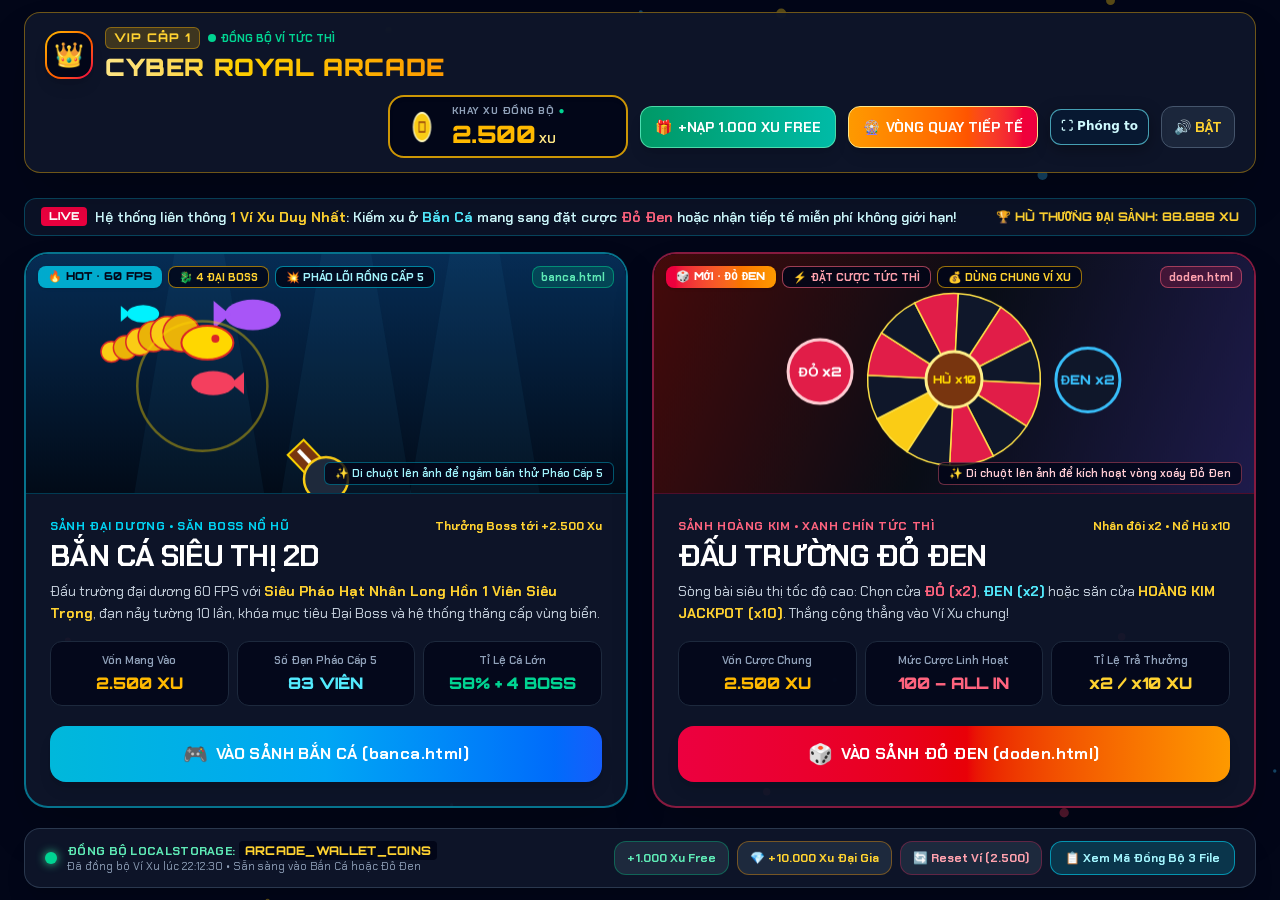
<file: sanhcho.html>
<!DOCTYPE html>
<html lang="vi">
<head>
    <meta charset="UTF-8">
    <meta name="viewport" content="width=device-width, initial-scale=1, viewport-fit=cover">
    <meta name="theme-color" content="#050b1b">
    <meta name="apple-mobile-web-app-capable" content="yes">
    <meta name="apple-mobile-web-app-status-bar-style" content="black-translucent">
    <meta name="apple-mobile-web-app-title" content="Cyber Arcade">
    <meta name="mobile-web-app-capable" content="yes">
    <link rel="manifest" href="manifest.webmanifest">
    <link rel="icon" type="image/png" href="icons/icon-192.png">
    <link rel="apple-touch-icon" href="icons/icon-192.png">
    <title>Sảnh Chờ Siêu Thị Giải Trí - Cyber Royal Arcade</title>
    <link rel="stylesheet" href="tailwind.css">
    <style>
        @import url('https://fonts.googleapis.com/css2?family=Orbitron:wght@600;700;800;900&family=Chakra+Petch:wght@500;600;700;800&display=swap');

        * {
            box-sizing: border-box;
            user-select: none;
            -webkit-user-select: none;
        }

        body {
            margin: 0;
            padding: 0;
            background-color: #030712;
            color: #f8fafc;
            font-family: 'Chakra Petch', sans-serif;
            overflow-x: hidden;
        }

        .led-font {
            font-family: 'Orbitron', monospace;
        }

        /* Neon Card Hover & Shimmer Effects */
        .portal-card {
            transition: transform 0.28s cubic-bezier(0.22, 1, 0.36, 1), border-color 0.28s ease, box-shadow 0.28s ease;
        }

        .portal-card:hover {
            transform: translateY(-6px);
        }

        .portal-ocean:hover {
            box-shadow: 0 20px 50px -12px rgba(6, 182, 212, 0.38), 0 0 25px rgba(250, 204, 21, 0.25);
        }

        .portal-casino:hover {
            box-shadow: 0 20px 50px -12px rgba(244, 63, 94, 0.42), 0 0 25px rgba(250, 204, 21, 0.25);
        }

        @keyframes pulseBorder {
            0%, 100% { border-color: rgba(250, 204, 21, 0.55); }
            50% { border-color: rgba(250, 204, 21, 1); }
        }

        .gold-pulse-border {
            animation: pulseBorder 2.2s infinite ease-in-out;
        }

        /* Custom Scrollbar for Modals */
        ::-webkit-scrollbar {
            width: 6px;
            height: 6px;
        }
        ::-webkit-scrollbar-track {
            background: #090d16;
        }
        ::-webkit-scrollbar-thumb {
            background: #334155;
            border-radius: 9999px;
        }
    </style>
    <link rel="stylesheet" href="mobile.css">
</head>
<body class="relative min-h-screen flex flex-col justify-between bg-slate-950 text-white">

    <!-- Background Ambient Cyber-Arcade Canvas -->
    <canvas id="bgCanvas" class="fixed inset-0 w-full h-full pointer-events-none z-0"></canvas>

    <!-- Foreground FX Canvas (Flying Coins, Floating Texts, Confetti) -->
    <canvas id="fxCanvas" class="fixed inset-0 w-full h-full pointer-events-none z-50"></canvas>

    <!-- ===================================================== -->
    <!-- 1. TOP HEADER: BRANDING, SYNCED COIN TRAY & VIP BAR   -->
    <!-- ===================================================== -->
    <header class="relative z-20 w-full max-w-7xl mx-auto px-3 sm:px-6 pt-3 pb-2">
        <div class="bg-slate-900/90 border border-amber-400/40 backdrop-blur-xl rounded-2xl p-3 sm:px-5 sm:py-3.5 shadow-2xl flex flex-wrap items-center justify-between gap-3">
            
            <!-- Left: Arcade Logo & VIP Level Status -->
            <div class="flex items-center gap-3">
                <div class="w-12 h-12 rounded-2xl bg-gradient-to-br from-amber-400 via-orange-500 to-rose-600 p-0.5 shadow-lg flex-shrink-0">
                    <div class="w-full h-full bg-slate-950 rounded-[14px] flex items-center justify-center text-2xl">
                        👑
                    </div>
                </div>
                <div>
                    <div class="flex items-center gap-2">
                        <span class="text-[10px] sm:text-xs font-extrabold uppercase tracking-widest px-2 py-0.5 rounded-md bg-amber-400/20 text-amber-300 border border-amber-400/40 led-font" id="vipBadge">
                            VIP CẤP 1
                        </span>
                        <span class="flex items-center gap-1 text-[11px] font-bold text-emerald-400">
                            <span class="w-2 h-2 rounded-full bg-emerald-400 animate-ping"></span>
                            ĐỒNG BỘ VÍ TỨC THÌ
                        </span>
                    </div>
                    <h1 class="text-base sm:text-xl md:text-2xl font-black tracking-wide bg-gradient-to-r from-amber-200 via-yellow-400 to-amber-500 bg-clip-text text-transparent led-font mt-0.5">
                        CYBER ROYAL ARCADE
                    </h1>
                </div>
            </div>

            <!-- Right: Synchronized LED Coin Tray + Free Claim + Lucky Wheel + Audio -->
            <div class="flex flex-wrap items-center gap-2 sm:gap-3 ml-auto">
                
                <!-- Synchronized LED Coin Tray ("KHAY XU ĐỒNG BỘ") -->
                <div id="walletTrayBox" class="relative bg-slate-950 border-2 border-amber-400/80 gold-pulse-border rounded-2xl px-3.5 py-1.5 flex items-center gap-3 shadow-inner min-w-[205px] sm:min-w-[240px] transition-transform duration-150">
                    <canvas id="headerCoinCanvas" width="38" height="38" class="w-9 h-9 flex-shrink-0"></canvas>
                    <div class="flex flex-col">
                        <span class="text-[10px] font-bold uppercase tracking-wider text-slate-400 flex items-center gap-1">
                            KHAY XU ĐỒNG BỘ
                            <span class="text-emerald-400 font-extrabold" id="syncPulseDot">●</span>
                        </span>
                        <div class="flex items-baseline gap-1">
                            <span id="coinBalanceDisplay" class="text-xl sm:text-2xl font-black text-amber-400 led-font tracking-tight">2.500</span>
                            <span class="text-xs font-extrabold text-amber-200">XU</span>
                        </div>
                    </div>
                </div>

                <!-- Free +1,000 Coins Button -->
                <button id="freeRechargeBtn" class="bg-gradient-to-r from-emerald-600 to-teal-500 hover:from-emerald-500 hover:to-teal-400 border border-emerald-300/80 text-white font-extrabold text-xs sm:text-sm px-3.5 py-2.5 rounded-xl shadow-lg flex items-center gap-1.5 transition active:scale-95 cursor-pointer">
                    <span>🎁</span>
                    <span>+NẠP 1.000 XU FREE</span>
                </button>

                <!-- Lucky Wheel Modal Trigger -->
                <button id="openWheelBtn" class="bg-gradient-to-r from-amber-500 via-orange-500 to-rose-600 hover:from-amber-400 hover:to-rose-500 border border-amber-200 text-slate-950 font-black text-xs sm:text-sm px-3.5 py-2.5 rounded-xl shadow-lg flex items-center gap-1.5 transition active:scale-95 cursor-pointer">
                    <span class="inline-block animate-spin">🎡</span>
                    <span class="text-white">VÒNG QUAY TIẾP TẾ</span>
                </button>

                <!-- Sound Toggle -->
                <button id="arcadeFullscreenBtn" type="button">⛶ Phóng to</button>
                <button id="soundToggleBtn" class="bg-slate-800/90 hover:bg-slate-700 border border-slate-600 text-amber-300 font-bold text-xs sm:text-sm px-3 py-2.5 rounded-xl transition active:scale-95 cursor-pointer">
                    🔊 <span id="soundStatusText">BẬT</span>
                </button>
            </div>
        </div>
    </header>

    <!-- ===================================================== -->
    <!-- 2. CENTER STAGE: 2 MAIN GAME PORTAL CARDS             -->
    <!-- ===================================================== -->
    <main class="relative z-10 flex-1 w-full max-w-7xl mx-auto px-3 sm:px-6 py-3 flex flex-col justify-center">
        
        <!-- Top Banner Marquee / Jackpot Ticker -->
        <div class="mb-4 bg-slate-900/75 border border-cyan-500/30 rounded-xl px-4 py-2 flex flex-wrap items-center justify-between gap-2 text-xs sm:text-sm">
            <div class="flex items-center gap-2">
                <span class="px-2 py-0.5 bg-rose-600 text-white font-black rounded text-[11px] led-font">LIVE</span>
                <span class="text-cyan-100 font-semibold">
                    Hệ thống liên thông <span class="text-amber-300 font-extrabold">1 Ví Xu Duy Nhất</span>: Kiếm xu ở <span class="text-cyan-300 font-bold">Bắn Cá</span> mang sang đặt cược <span class="text-rose-400 font-bold">Đỏ Đen</span> hoặc nhận tiếp tế miễn phí không giới hạn!
                </span>
            </div>
            <div class="text-amber-300 font-extrabold led-font text-xs ml-auto">
                🏆 HŨ THƯỞNG ĐẠI SẢNH: <span id="grandJackpotTicker">88.888</span> XU
            </div>
        </div>

        <!-- Two Game Selection Portals Grid -->
        <div class="grid grid-cols-1 lg:grid-cols-2 gap-5 sm:gap-6 items-stretch">

            <!-- =================================================== -->
            <!-- PORTAL 1: BẮN CÁ SIÊU THỊ 2D (banca.html)           -->
            <!-- =================================================== -->
            <div id="bancaCard" class="portal-card portal-ocean group relative bg-slate-900/90 border-2 border-cyan-400/50 hover:border-cyan-300 rounded-3xl overflow-hidden flex flex-col justify-between shadow-2xl">
                
                <!-- Interactive Live 60FPS Mini-Canvas Preview -->
                <div class="relative w-full h-52 sm:h-60 bg-slate-950 overflow-hidden border-b border-cyan-500/30">
                    <canvas id="bancaPreviewCanvas" class="w-full h-full block"></canvas>

                    <!-- Top Floating Badges -->
                    <div class="absolute top-3 left-3 right-3 flex flex-wrap items-center justify-between gap-1.5 pointer-events-none">
                        <div class="flex flex-wrap gap-1.5">
                            <span class="bg-cyan-500/90 text-slate-950 font-black text-[11px] px-2.5 py-0.5 rounded-lg led-font shadow">
                                🔥 HOT • 60 FPS
                            </span>
                            <span class="bg-slate-950/85 border border-amber-400/60 text-amber-300 font-extrabold text-[11px] px-2.5 py-0.5 rounded-lg">
                                🐉 4 ĐẠI BOSS
                            </span>
                            <span class="bg-slate-950/85 border border-cyan-400/60 text-cyan-200 font-extrabold text-[11px] px-2.5 py-0.5 rounded-lg">
                                💥 PHÁO LÕI RỒNG CẤP 5
                            </span>
                        </div>
                        <span class="bg-emerald-500/20 border border-emerald-400/50 text-emerald-300 text-[11px] font-bold px-2 py-0.5 rounded-lg backdrop-blur-sm">
                            banca.html
                        </span>
                    </div>

                    <!-- Interactive Hint Overlay on Canvas -->
                    <div class="absolute bottom-2 right-3 bg-slate-950/80 border border-cyan-400/40 px-2.5 py-0.5 rounded-md text-[11px] text-cyan-200 font-semibold pointer-events-none">
                        ✨ Di chuột lên ảnh để ngắm bắn thử Pháo Cấp 5
                    </div>
                </div>

                <!-- Card Body & Features -->
                <div class="p-5 sm:p-6 flex-1 flex flex-col justify-between gap-4">
                    <div>
                        <div class="flex items-center justify-between gap-2">
                            <span class="text-xs font-extrabold uppercase tracking-wider text-cyan-400">SẢNH ĐẠI DƯƠNG • SĂN BOSS NỔ HŨ</span>
                            <span class="text-xs font-bold text-amber-300">Thưởng Boss tới +2.500 Xu</span>
                        </div>
                        <h2 class="text-2xl sm:text-3xl font-black text-white mt-1 tracking-tight">
                            BẮN CÁ SIÊU THỊ 2D
                        </h2>
                        <p class="text-slate-300 text-xs sm:text-sm mt-1.5 leading-relaxed">
                            Đấu trường đại dương 60 FPS với <span class="text-amber-300 font-bold">Siêu Pháo Hạt Nhân Long Hồn 1 Viên Siêu Trọng</span>, đạn nảy tường 10 lần, khóa mục tiêu Đại Boss và hệ thống thăng cấp vùng biển.
                        </p>

                        <!-- Mini Feature Pills -->
                        <div class="grid grid-cols-3 gap-2 mt-4">
                            <div class="bg-slate-950/80 border border-slate-800 rounded-xl p-2.5 text-center">
                                <div class="text-[11px] text-slate-400 font-semibold">Vốn Mang Vào</div>
                                <div class="text-sm sm:text-base font-black text-amber-400 led-font mt-0.5" id="bancaWalletPreview">2.500 XU</div>
                            </div>
                            <div class="bg-slate-950/80 border border-slate-800 rounded-xl p-2.5 text-center">
                                <div class="text-[11px] text-slate-400 font-semibold">Số Đạn Pháo Cấp 5</div>
                                <div class="text-sm sm:text-base font-black text-cyan-300 led-font mt-0.5" id="bancaShotsPreview">83 VIÊN</div>
                            </div>
                            <div class="bg-slate-950/80 border border-slate-800 rounded-xl p-2.5 text-center">
                                <div class="text-[11px] text-slate-400 font-semibold">Tỉ Lệ Cá Lớn</div>
                                <div class="text-sm sm:text-base font-black text-emerald-400 led-font mt-0.5">58% + 4 BOSS</div>
                            </div>
                        </div>
                    </div>

                    <!-- Primary CTA Button -->
                    <div class="flex items-center gap-2.5 pt-1">
                        <a href="banca.html" id="enterBancaBtn" class="flex-1 bg-gradient-to-r from-cyan-500 via-sky-500 to-blue-600 hover:from-cyan-400 hover:to-blue-500 text-slate-950 font-black text-sm sm:text-base py-3.5 px-5 rounded-2xl shadow-lg flex items-center justify-center gap-2 transition active:scale-98 cursor-pointer">
                            <span class="text-xl">🎮</span>
                            <span class="text-white tracking-wide">VÀO SẢNH BẮN CÁ (banca.html)</span>
                        </a>
                    </div>
                </div>
            </div>

            <!-- =================================================== -->
            <!-- PORTAL 2: ĐẤU TRƯỜNG ĐỎ ĐEN (doden.html)            -->
            <!-- =================================================== -->
            <div id="dodenCard" class="portal-card portal-casino group relative bg-slate-900/90 border-2 border-rose-500/50 hover:border-amber-400 rounded-3xl overflow-hidden flex flex-col justify-between shadow-2xl">
                
                <!-- Interactive Live 60FPS Mini-Canvas Preview -->
                <div class="relative w-full h-52 sm:h-60 bg-slate-950 overflow-hidden border-b border-rose-500/30">
                    <canvas id="dodenPreviewCanvas" class="w-full h-full block"></canvas>

                    <!-- Top Floating Badges -->
                    <div class="absolute top-3 left-3 right-3 flex flex-wrap items-center justify-between gap-1.5 pointer-events-none">
                        <div class="flex flex-wrap gap-1.5">
                            <span class="bg-gradient-to-r from-rose-600 to-amber-500 text-white font-black text-[11px] px-2.5 py-0.5 rounded-lg led-font shadow">
                                🎲 MỚI • ĐỎ ĐEN
                            </span>
                            <span class="bg-slate-950/85 border border-rose-400/60 text-rose-300 font-extrabold text-[11px] px-2.5 py-0.5 rounded-lg">
                                ⚡ ĐẶT CƯỢC TỨC THÌ
                            </span>
                            <span class="bg-slate-950/85 border border-amber-400/60 text-amber-300 font-extrabold text-[11px] px-2.5 py-0.5 rounded-lg">
                                💰 DÙNG CHUNG VÍ XU
                            </span>
                        </div>
                        <span class="bg-rose-500/20 border border-rose-400/50 text-rose-300 text-[11px] font-bold px-2 py-0.5 rounded-lg backdrop-blur-sm">
                            doden.html
                        </span>
                    </div>

                    <!-- Interactive Hint Overlay on Canvas -->
                    <div class="absolute bottom-2 right-3 bg-slate-950/80 border border-rose-400/40 px-2.5 py-0.5 rounded-md text-[11px] text-rose-200 font-semibold pointer-events-none">
                        ✨ Di chuột lên ảnh để kích hoạt vòng xoáy Đỏ Đen
                    </div>
                </div>

                <!-- Card Body & Features -->
                <div class="p-5 sm:p-6 flex-1 flex flex-col justify-between gap-4">
                    <div>
                        <div class="flex items-center justify-between gap-2">
                            <span class="text-xs font-extrabold uppercase tracking-wider text-rose-400">SẢNH HOÀNG KIM • XANH CHÍN TỨC THÌ</span>
                            <span class="text-xs font-bold text-amber-300">Nhân đôi x2 • Nổ Hũ x10</span>
                        </div>
                        <h2 class="text-2xl sm:text-3xl font-black text-white mt-1 tracking-tight">
                            ĐẤU TRƯỜNG ĐỎ ĐEN
                        </h2>
                        <p class="text-slate-300 text-xs sm:text-sm mt-1.5 leading-relaxed">
                            Sòng bài siêu thị tốc độ cao: Chọn cửa <span class="text-rose-400 font-bold">ĐỎ (x2)</span>, <span class="text-cyan-300 font-bold">ĐEN (x2)</span> hoặc săn cửa <span class="text-amber-300 font-bold">HOÀNG KIM JACKPOT (x10)</span>. Thắng cộng thẳng vào Ví Xu chung!
                        </p>

                        <!-- Mini Feature Pills -->
                        <div class="grid grid-cols-3 gap-2 mt-4">
                            <div class="bg-slate-950/80 border border-slate-800 rounded-xl p-2.5 text-center">
                                <div class="text-[11px] text-slate-400 font-semibold">Vốn Cược Chung</div>
                                <div class="text-sm sm:text-base font-black text-amber-400 led-font mt-0.5" id="dodenWalletPreview">2.500 XU</div>
                            </div>
                            <div class="bg-slate-950/80 border border-slate-800 rounded-xl p-2.5 text-center">
                                <div class="text-[11px] text-slate-400 font-semibold">Mức Cược Linh Hoạt</div>
                                <div class="text-sm sm:text-base font-black text-rose-400 led-font mt-0.5">100 – ALL IN</div>
                            </div>
                            <div class="bg-slate-950/80 border border-slate-800 rounded-xl p-2.5 text-center">
                                <div class="text-[11px] text-slate-400 font-semibold">Tỉ Lệ Trả Thưởng</div>
                                <div class="text-sm sm:text-base font-black text-amber-300 led-font mt-0.5">x2 / x10 XU</div>
                            </div>
                        </div>
                    </div>

                    <!-- Primary CTA Button -->
                    <div class="flex items-center gap-2.5 pt-1">
                        <a href="doden.html" id="enterDodenBtn" class="flex-1 bg-gradient-to-r from-rose-600 via-red-600 to-amber-500 hover:from-rose-500 hover:to-amber-400 text-white font-black text-sm sm:text-base py-3.5 px-5 rounded-2xl shadow-lg flex items-center justify-center gap-2 transition active:scale-98 cursor-pointer">
                            <span class="text-xl">🎲</span>
                            <span class="tracking-wide">VÀO SẢNH ĐỎ ĐEN (doden.html)</span>
                        </a>
                    </div>
                </div>
            </div>

        </div>
    </main>

    <!-- ===================================================== -->
    <!-- 3. BOTTOM DOCK: WALLET SYNC CONTROLS & FILE HELPER    -->
    <!-- ===================================================== -->
    <footer class="relative z-20 w-full max-w-7xl mx-auto px-3 sm:px-6 pb-3 pt-1">
        <div class="bg-slate-900/90 border border-slate-700/80 backdrop-blur-xl rounded-2xl p-3 sm:px-5 flex flex-wrap items-center justify-between gap-3 shadow-xl">
            
            <!-- Left: Sync Status Indicator -->
            <div class="flex items-center gap-2.5">
                <span class="w-3 h-3 rounded-full bg-emerald-400 shadow-[0_0_10px_#34d399]"></span>
                <div class="text-xs">
                    <div class="font-extrabold text-emerald-300 tracking-wide">
                        ĐỒNG BỘ LOCALSTORAGE: <code class="bg-slate-950 px-1.5 py-0.5 rounded text-amber-300 led-font">ARCADE_WALLET_COINS</code>
                    </div>
                    <div class="text-[11px] text-slate-400" id="lastSyncTimeText">
                        Tự động lưu & cập nhật số dư giữa index.html • banca.html • doden.html
                    </div>
                </div>
            </div>

            <!-- Right: Quick Wallet Testing & Sync Code Guide -->
            <div class="flex flex-wrap items-center gap-2 ml-auto">
                <button id="quickAdd1kBtn" class="bg-slate-800 hover:bg-slate-700 border border-emerald-500/40 text-emerald-300 text-xs font-extrabold px-3 py-2 rounded-xl transition active:scale-95 cursor-pointer">
                    +1.000 Xu Free
                </button>
                <button id="quickAdd10kBtn" class="bg-slate-800 hover:bg-slate-700 border border-amber-500/40 text-amber-300 text-xs font-extrabold px-3 py-2 rounded-xl transition active:scale-95 cursor-pointer">
                    💎 +10.000 Xu Đại Gia
                </button>
                <button id="resetWalletBtn" class="bg-slate-800 hover:bg-rose-950/60 border border-rose-500/30 text-rose-300 text-xs font-bold px-3 py-2 rounded-xl transition active:scale-95 cursor-pointer">
                    🔄 Reset Ví (2.500)
                </button>
                <button id="openSyncGuideBtn" class="bg-cyan-500/20 hover:bg-cyan-500/30 border border-cyan-400/60 text-cyan-200 text-xs font-extrabold px-3.5 py-2 rounded-xl transition active:scale-95 cursor-pointer">
                    📋 Xem Mã Đồng Bộ 3 File
                </button>
            </div>
        </div>
    </footer>

    <!-- ===================================================== -->
    <!-- MODAL 1: VÒNG QUAY TIẾP TẾ HOÀNG KIM (LUCKY WHEEL)    -->
    <!-- ===================================================== -->
    <div id="luckyWheelModal" class="fixed inset-0 z-40 hidden items-center justify-center bg-slate-950/85 backdrop-blur-md p-4">
        <div class="bg-slate-900 border-2 border-amber-400 rounded-3xl max-w-md w-full p-5 sm:p-6 shadow-2xl relative flex flex-col items-center text-center">
            <button id="closeWheelModalBtn" class="absolute top-4 right-4 w-9 h-9 rounded-full bg-slate-800 hover:bg-slate-700 text-slate-300 font-black text-lg flex items-center justify-center cursor-pointer">
                ✕
            </button>

            <span class="px-3 py-0.5 rounded-full bg-amber-400/20 border border-amber-400/50 text-amber-300 text-xs font-extrabold led-font">
                TIẾP TẾ ĐẠI SẢNH MIỄN PHÍ
            </span>
            <h3 class="text-2xl font-black text-white mt-1 led-font">🎡 VÒNG QUAY HOÀNG KIM</h3>
            <p class="text-xs text-slate-300 mt-1">
                Quay miễn phí nhận ngay từ <span class="text-amber-300 font-bold">500 Xu</span> đến <span class="text-rose-400 font-bold">Nổ Hũ 10.000 Xu</span> cộng thẳng vào Ví chung!
            </p>

            <!-- Wheel Canvas & Pointer -->
            <div class="relative my-4 flex items-center justify-center">
                <!-- Top Pointer Triangle -->
                <div class="absolute -top-3 z-10 text-3xl drop-shadow-[0_4px_6px_rgba(0,0,0,0.9)]">
                    🔻
                </div>
                <canvas id="wheelCanvas" width="280" height="280" class="w-64 h-64 sm:w-72 sm:h-72 rounded-full shadow-[0_0_35px_rgba(250,204,21,0.3)]"></canvas>
            </div>

            <div id="wheelResultText" class="h-6 text-sm font-extrabold text-emerald-400 led-font mb-3">
                Sẵn sàng quay thưởng!
            </div>

            <button id="spinWheelActionBtn" class="w-full bg-gradient-to-r from-amber-400 via-orange-500 to-rose-600 hover:from-amber-300 hover:to-rose-500 text-slate-950 font-black text-base py-3.5 rounded-2xl shadow-xl transition active:scale-95 cursor-pointer">
                🎯 QUAY NGAY (MIỄN PHÍ)
            </button>
        </div>
    </div>

    <!-- ===================================================== -->
    <!-- MODAL 2: HƯỚNG DẪN & MÃ ĐỒNG BỘ 3 FILE                -->
    <!-- ===================================================== -->
    <div id="syncGuideModal" class="fixed inset-0 z-40 hidden items-center justify-center bg-slate-950/85 backdrop-blur-md p-4">
        <div class="bg-slate-900 border-2 border-cyan-400/70 rounded-3xl max-w-2xl w-full p-5 sm:p-6 shadow-2xl relative flex flex-col max-h-[90vh]">
            <div class="flex items-center justify-between border-b border-slate-800 pb-3">
                <div>
                    <span class="text-xs font-extrabold text-cyan-400 uppercase tracking-wider">CẤU TRÚC THƯ MỤC & ĐỒNG BỘ VÍ XU</span>
                    <h3 class="text-xl font-black text-white mt-0.5">📋 Cách liên kết Sảnh Chờ • Bắn Cá • Đỏ Đen</h3>
                </div>
                <button id="closeSyncGuideBtn" class="w-9 h-9 rounded-full bg-slate-800 hover:bg-slate-700 text-slate-300 font-black text-lg flex items-center justify-center cursor-pointer">
                    ✕
                </button>
            </div>

            <div class="overflow-y-auto py-4 space-y-4 text-xs sm:text-sm text-slate-300 leading-relaxed">
                <div class="bg-slate-950 border border-slate-800 rounded-2xl p-3.5">
                    <div class="font-extrabold text-amber-300 mb-1">📁 1. Đặt 3 file trong cùng 1 thư mục máy tính:</div>
                    <ul class="list-disc list-inside space-y-1 text-slate-300">
                        <li><code class="text-cyan-300 font-bold">index.html</code> — File Sảnh Chờ Siêu Thị Giải Trí (File hiện tại).</li>
                        <li><code class="text-cyan-300 font-bold">banca.html</code> — File Game Bắn Cá Siêu Thị 2D.</li>
                        <li><code class="text-rose-400 font-bold">doden.html</code> — File Game Đấu Trường Đỏ Đen (bước tiếp theo mình sẽ tạo cho bạn).</li>
                    </ul>
                </div>

                <div class="bg-slate-950 border border-slate-800 rounded-2xl p-3.5">
                    <div class="flex items-center justify-between mb-2">
                        <span class="font-extrabold text-emerald-400">🔗 2. Cơ chế đồng bộ tự động qua khóa <code class="text-amber-300">ARCADE_WALLET_COINS</code>:</span>
                        <button id="copySyncSnippetBtn" class="bg-cyan-500/20 hover:bg-cyan-500/30 border border-cyan-400/50 text-cyan-200 px-2.5 py-1 rounded-lg text-xs font-bold cursor-pointer">
                            📑 Copy Mã Đồng Bộ
                        </button>
                    </div>
                    <pre id="syncCodeBlock" class="bg-slate-900 p-3 rounded-xl text-[11px] text-cyan-200 overflow-x-auto font-mono border border-slate-800">// Đọc số dư xu từ Ví Chung (Mặc định 2500 Xu)
let score = parseInt(localStorage.getItem('ARCADE_WALLET_COINS') ?? '2500', 10);

// Hàm lưu xu mỗi khi bắn cá hoặc đặt cược Đỏ Đen
function syncWalletCoins(newScore) {
    score = Math.max(0, Math.floor(newScore));
    localStorage.setItem('ARCADE_WALLET_COINS', String(score));
}</pre>
                </div>
            </div>

            <div class="pt-3 border-t border-slate-800 flex justify-end">
                <button id="doneSyncGuideBtn" class="bg-gradient-to-r from-cyan-500 to-blue-600 text-white font-extrabold text-xs sm:text-sm px-5 py-2.5 rounded-xl cursor-pointer">
                    Đã Hiểu • Đóng
                </button>
            </div>
        </div>
    </div>

    <!-- ===================================================== -->
    <!-- JAVASCRIPT: WALLET SYNC, AUDIO, LUCKY WHEEL & CANVASES -->
    <!-- ===================================================== -->
    <script>
        /**
         * CYBER ROYAL ARCADE LOBBY - SYNCHRONIZED WALLET & 60FPS LIVE PORTALS
         * Shared LocalStorage Key: 'ARCADE_WALLET_COINS'
         */
        const WALLET_KEY = 'ARCADE_WALLET_COINS';
        const VIP_EXP_KEY = 'ARCADE_WALLET_EXP';
        const DEFAULT_COINS = 2500;

        // BroadcastChannel for instant multi-tab sync alongside storage events
        const syncChannel = ('BroadcastChannel' in window) ? new BroadcastChannel('CYBER_ROYAL_WALLET_SYNC') : null;

        // ==========================================
        // 1. WEB AUDIO SYNTHESIZER (NO EXTERNAL MP3)
        // ==========================================
        class ArcadeSound {
            constructor() {
                this.enabled = true;
                this.ctx = null;
            }

            init() {
                if (!this.ctx) {
                    const AudioCtx = window.AudioContext || window.webkitAudioContext;
                    if (AudioCtx) this.ctx = new AudioCtx();
                }
                if (this.ctx && this.ctx.state === 'suspended') {
                    this.ctx.resume();
                }
            }

            playCoinArrive() {
                if (!this.enabled || !this.ctx) return;
                try {
                    const now = this.ctx.currentTime;
                    const osc = this.ctx.createOscillator();
                    const gain = this.ctx.createGain();
                    osc.type = 'sine';
                    osc.frequency.setValueAtTime(1046.5, now);
                    osc.frequency.setValueAtTime(1318.5, now + 0.045);
                    gain.gain.setValueAtTime(0.08, now);
                    gain.gain.exponentialRampToValueAtTime(0.001, now + 0.16);
                    osc.connect(gain);
                    gain.connect(this.ctx.destination);
                    osc.start(now);
                    osc.stop(now + 0.16);
                } catch (e) {}
            }

            playClick() {
                if (!this.enabled || !this.ctx) return;
                try {
                    const now = this.ctx.currentTime;
                    const osc = this.ctx.createOscillator();
                    const gain = this.ctx.createGain();
                    osc.type = 'triangle';
                    osc.frequency.setValueAtTime(520, now);
                    osc.frequency.exponentialRampToValueAtTime(880, now + 0.06);
                    gain.gain.setValueAtTime(0.08, now);
                    gain.gain.exponentialRampToValueAtTime(0.001, now + 0.06);
                    osc.connect(gain);
                    gain.connect(this.ctx.destination);
                    osc.start(now);
                    osc.stop(now + 0.06);
                } catch (e) {}
            }

            playWheelTick() {
                if (!this.enabled || !this.ctx) return;
                try {
                    const now = this.ctx.currentTime;
                    const osc = this.ctx.createOscillator();
                    const gain = this.ctx.createGain();
                    osc.type = 'triangle';
                    osc.frequency.setValueAtTime(700, now);
                    osc.frequency.exponentialRampToValueAtTime(280, now + 0.03);
                    gain.gain.setValueAtTime(0.06, now);
                    gain.gain.exponentialRampToValueAtTime(0.001, now + 0.03);
                    osc.connect(gain);
                    gain.connect(this.ctx.destination);
                    osc.start(now);
                    osc.stop(now + 0.03);
                } catch (e) {}
            }

            playJackpotFanfare() {
                if (!this.enabled || !this.ctx) return;
                try {
                    const notes = [523.25, 659.25, 783.99, 1046.5, 1318.5, 1567.98];
                    notes.forEach((freq, idx) => {
                        const now = this.ctx.currentTime + idx * 0.065;
                        const osc = this.ctx.createOscillator();
                        const gain = this.ctx.createGain();
                        osc.type = 'triangle';
                        osc.frequency.setValueAtTime(freq, now);
                        gain.gain.setValueAtTime(0.14, now);
                        gain.gain.exponentialRampToValueAtTime(0.001, now + 0.34);
                        osc.connect(gain);
                        gain.connect(this.ctx.destination);
                        osc.start(now);
                        osc.stop(now + 0.34);
                    });
                } catch (e) {}
            }
        }

        const sound = new ArcadeSound();

        // ==========================================
        // 2. SYNCHRONIZED WALLET STATE & LOGIC
        // ==========================================
        function readStoredCoins() {
            const raw = localStorage.getItem(WALLET_KEY);
            if (raw === null) {
                localStorage.setItem(WALLET_KEY, String(DEFAULT_COINS));
                return DEFAULT_COINS;
            }
            const parsed = parseInt(raw, 10);
            return isNaN(parsed) ? DEFAULT_COINS : Math.max(0, parsed);
        }

        function readStoredExp() {
            const raw = localStorage.getItem(VIP_EXP_KEY);
            const parsed = parseInt(raw || '0', 10);
            return isNaN(parsed) ? 0 : Math.max(0, parsed);
        }

        let actualCoins = readStoredCoins();
        let displayedCoins = actualCoins;
        let vipExp = readStoredExp();
        let trayPulse = 0;

        // DOM Elements
        const coinBalanceDisplayEl = document.getElementById('coinBalanceDisplay');
        const bancaWalletPreviewEl = document.getElementById('bancaWalletPreview');
        const bancaShotsPreviewEl = document.getElementById('bancaShotsPreview');
        const dodenWalletPreviewEl = document.getElementById('dodenWalletPreview');
        const vipBadgeEl = document.getElementById('vipBadge');
        const walletTrayBoxEl = document.getElementById('walletTrayBox');
        const lastSyncTimeTextEl = document.getElementById('lastSyncTimeText');

        function saveWalletCoins(newTotal, broadcast = true) {
            actualCoins = Math.max(0, Math.floor(newTotal));
            localStorage.setItem(WALLET_KEY, String(actualCoins));
            vipExp += 10;
            localStorage.setItem(VIP_EXP_KEY, String(vipExp));

            if (broadcast && syncChannel) {
                syncChannel.postMessage({ type: 'WALLET_UPDATE', coins: actualCoins, exp: vipExp });
            }
            updateWalletUI();
        }

        function updateWalletUI() {
            const formatted = Math.round(displayedCoins).toLocaleString('vi-VN');
            coinBalanceDisplayEl.textContent = formatted;
            bancaWalletPreviewEl.textContent = `${ actualCoins.toLocaleString('vi-VN') } XU`;
            dodenWalletPreviewEl.textContent = `${ actualCoins.toLocaleString('vi-VN') } XU`;

            // Lv.5 Dragon Cannon costs 30 Xu per shot
            const shotsLv5 = Math.floor(actualCoins / 30);
            bancaShotsPreviewEl.textContent = `${ shotsLv5.toLocaleString('vi-VN') } VIÊN`;

            const vipLevel = Math.min(99, 1 + Math.floor(vipExp / 100));
            vipBadgeEl.textContent = `VIP CẤP ${vipLevel}`;

            const nowStr = new Date().toLocaleTimeString('vi-VN');
            lastSyncTimeTextEl.textContent = `Đã đồng bộ Ví Xu lúc ${nowStr} • Sẵn sàng vào Bắn Cá hoặc Đỏ Đen`;
        }

        // Listen for cross-tab or returning navigation updates
        window.addEventListener('storage', (e) => {
            if (e.key === WALLET_KEY) {
                actualCoins = readStoredCoins();
                updateWalletUI();
            }
        });

        if (syncChannel) {
            syncChannel.onmessage = (event) => {
                if (event.data && event.data.type === 'WALLET_UPDATE') {
                    actualCoins = event.data.coins;
                    updateWalletUI();
                }
            };
        }

        window.addEventListener('focus', () => {
            actualCoins = readStoredCoins();
            updateWalletUI();
        });

        window.addEventListener('pageshow', () => {
            actualCoins = readStoredCoins();
            updateWalletUI();
        });

        updateWalletUI();

        // ==========================================
        // 3. FLYING COINS & FOREGROUND FX CANVAS
        // ==========================================
        const fxCanvas = document.getElementById('fxCanvas');
        const fxCtx = fxCanvas.getContext('2d');
        const flyingCoins = [];
        const floatingTexts = [];
        const confettiParticles = [];

        function resizeFxCanvas() {
            fxCanvas.width = window.innerWidth;
            fxCanvas.height = window.innerHeight;
        }
        window.addEventListener('resize', resizeFxCanvas);
        resizeFxCanvas();

        function getWalletTargetCoords() {
            const rect = walletTrayBoxEl.getBoundingClientRect();
            return {
                x: rect.left + 28,
                y: rect.top + rect.height / 2
            };
        }

        function spawnCoinShower(originX, originY, totalBonusCoins, coinCount = 12, labelText = null) {
            sound.init();
            const target = getWalletTargetCoords();
            const baseVal = Math.floor(totalBonusCoins / coinCount);
            let remainder = totalBonusCoins - baseVal * coinCount;

            for (let i = 0; i < coinCount; i++) {
                const val = baseVal + (i === 0 ? remainder : 0);
                const startX = originX + (Math.random() - 0.5) * 90;
                const startY = originY + (Math.random() - 0.5) * 60;
                const cpX = (startX + target.x) / 2 + (Math.random() - 0.5) * 180;
                const cpY = Math.min(startY, target.y) - 90 - Math.random() * 100;

                flyingCoins.push({
                    startX,
                    startY,
                    cpX,
                    cpY,
                    x: startX,
                    y: startY,
                    t: 0,
                    speed: 0.022 + Math.random() * 0.01,
                    delay: i * 2,
                    value: val,
                    spin: Math.random() * Math.PI * 2
                });
            }

            if (labelText) {
                floatingTexts.push({
                    x: originX,
                    y: originY - 20,
                    text: labelText,
                    color: '#4ade80',
                    alpha: 1,
                    scale: 1.15
                });
            }

            // Spawn celebratory gold sparks
            for (let p = 0; p < 22; p++) {
                const ang = Math.random() * Math.PI * 2;
                const spd = 2 + Math.random() * 6;
                confettiParticles.push({
                    x: originX,
                    y: originY,
                    vx: Math.cos(ang) * spd,
                    vy: Math.sin(ang) * spd - 1.5,
                    r: 3 + Math.random() * 3,
                    color: p % 2 === 0 ? '#ffd700' : '#38bdf8',
                    alpha: 1,
                    decay: 0.024
                });
            }
        }

        function drawSpinningCoin3D(ctx, x, y, radius, spinPhase) {
            ctx.save();
            ctx.translate(x, y);
            const scaleX = Math.max(0.24, Math.abs(Math.cos(spinPhase)));
            ctx.scale(scaleX, 1);

            ctx.fillStyle = '#facc15';
            ctx.beginPath();
            ctx.arc(0, 0, radius, 0, Math.PI * 2);
            ctx.fill();

            ctx.lineWidth = 2;
            ctx.strokeStyle = '#fef9c3';
            ctx.stroke();

            ctx.strokeStyle = '#92400e';
            ctx.lineWidth = 1.6;
            ctx.strokeRect(-radius * 0.34, -radius * 0.34, radius * 0.68, radius * 0.68);
            ctx.restore();
        }

        // ==========================================
        // 4. INTERACTIVE MINI-CANVAS 1: BẮN CÁ 2D
        // ==========================================
        const bancaCanvas = document.getElementById('bancaPreviewCanvas');
        const bancaCtx = bancaCanvas.getContext('2d');
        const bancaPreviewState = {
            cannonAngle: -Math.PI / 2,
            recoil: 0,
            lastShot: 0,
            hovering: false,
            mouseX: 0,
            mouseY: 0,
            bullets: [],
            nets: [],
            fishes: [
                { x: 60, y: 70, dir: 1, speed: 1.1, size: 16, color: '#00f2fe', wave: 0 },
                { x: 260, y: 125, dir: -1, speed: 1.4, size: 22, color: '#f43f5e', wave: 2 },
                { x: 180, y: 55, dir: 1, speed: 0.9, size: 28, color: '#a855f7', wave: 4 }
            ],
            dragon: { x: 120, y: 95, dir: 1, speed: 0.95 }
        };

        function resizePortalCanvases() {
            const bRect = bancaCanvas.parentElement.getBoundingClientRect();
            bancaCanvas.width = bRect.width || 480;
            bancaCanvas.height = bRect.height || 220;

            const dCanvas = document.getElementById('dodenPreviewCanvas');
            const dRect = dCanvas.parentElement.getBoundingClientRect();
            dCanvas.width = dRect.width || 480;
            dCanvas.height = dRect.height || 220;
        }
        window.addEventListener('resize', resizePortalCanvases);
        setTimeout(resizePortalCanvases, 30);

        bancaCanvas.parentElement.addEventListener('mousemove', (e) => {
            const rect = bancaCanvas.getBoundingClientRect();
            bancaPreviewState.hovering = true;
            bancaPreviewState.mouseX = e.clientX - rect.left;
            bancaPreviewState.mouseY = e.clientY - rect.top;
        });
        bancaCanvas.parentElement.addEventListener('mouseleave', () => {
            bancaPreviewState.hovering = false;
        });

        function renderBancaMiniPreview(time) {
            const w = bancaCanvas.width;
            const h = bancaCanvas.height;
            const ctx = bancaCtx;

            // Deep Ocean Gradient
            const grad = ctx.createLinearGradient(0, 0, 0, h);
            grad.addColorStop(0, '#062c54');
            grad.addColorStop(1, '#020b18');
            ctx.fillStyle = grad;
            ctx.fillRect(0, 0, w, h);

            // Caustic light beams
            ctx.fillStyle = 'rgba(56, 189, 248, 0.05)';
            for (let i = 0; i < 3; i++) {
                const rx = (w * 0.25 * (i + 1)) + Math.sin(time * 0.001 + i) * 25;
                ctx.beginPath();
                ctx.moveTo(rx - 25, 0);
                ctx.lineTo(rx + 25, 0);
                ctx.lineTo(rx + 65, h);
                ctx.lineTo(rx - 65, h);
                ctx.closePath();
                ctx.fill();
            }

            // Update & Draw Small/Large Neon Fish
            for (const f of bancaPreviewState.fishes) {
                f.x += f.speed * f.dir;
                if (f.dir === 1 && f.x > w + 30) f.x = -30;
                if (f.dir === -1 && f.x < -30) f.x = w + 30;
                const fy = f.y + Math.sin(time * 0.004 + f.wave) * 10;

                ctx.save();
                ctx.translate(f.x, fy);
                if (f.dir === -1) ctx.scale(-1, 1);
                ctx.fillStyle = f.color;
                ctx.beginPath();
                ctx.ellipse(0, 0, f.size, f.size * 0.55, 0, 0, Math.PI * 2);
                ctx.fill();
                ctx.beginPath();
                ctx.moveTo(-f.size * 0.8, 0);
                ctx.lineTo(-f.size * 1.4, -f.size * 0.5);
                ctx.lineTo(-f.size * 1.4, f.size * 0.5);
                ctx.closePath();
                ctx.fill();
                ctx.restore();
            }

            // Update & Draw Golden Sea Dragon Boss
            const dr = bancaPreviewState.dragon;
            dr.x += dr.speed * dr.dir;
            if (dr.dir === 1 && dr.x > w + 90) dr.dir = -1;
            if (dr.dir === -1 && dr.x < -90) dr.dir = 1;
            const dry = dr.y + Math.sin(time * 0.003) * 14;

            ctx.save();
            ctx.translate(dr.x, dry);
            if (dr.dir === -1) ctx.scale(-1, 1);
            for (let seg = 6; seg >= 1; seg--) {
                const sx = -seg * 14;
                const sy = Math.sin(time * 0.01 - seg * 0.6) * 10;
                const sr = 20 - seg * 1.6;
                ctx.fillStyle = seg % 2 === 0 ? '#facc15' : '#eab308';
                ctx.beginPath();
                ctx.arc(sx, sy, sr, 0, Math.PI * 2);
                ctx.fill();
                ctx.strokeStyle = '#dc2626';
                ctx.lineWidth = 1.5;
                ctx.stroke();
            }
            // Dragon Head
            ctx.fillStyle = '#ffd700';
            ctx.beginPath();
            ctx.ellipse(12, 0, 26, 17, 0, 0, Math.PI * 2);
            ctx.fill();
            ctx.strokeStyle = '#dc2626';
            ctx.lineWidth = 2;
            ctx.stroke();
            ctx.fillStyle = '#dc2626';
            ctx.beginPath();
            ctx.arc(20, -4, 4, 0, Math.PI * 2);
            ctx.fill();
            ctx.restore();

            // Turret Position at Bottom Center
            const tx = w / 2;
            const ty = h - 14;
            if (bancaPreviewState.hovering) {
                bancaPreviewState.cannonAngle = Math.atan2(bancaPreviewState.mouseY - ty, bancaPreviewState.mouseX - tx);
            } else {
                bancaPreviewState.cannonAngle = Math.atan2(dry - ty, dr.x - tx);
            }

            // Auto-shoot Colossal Lv.5 Dragon Orb in preview
            if (time - bancaPreviewState.lastShot > 680) {
                bancaPreviewState.lastShot = time;
                bancaPreviewState.recoil = 10;
                bancaPreviewState.bullets.push({
                    x: tx + Math.cos(bancaPreviewState.cannonAngle) * 38,
                    y: ty + Math.sin(bancaPreviewState.cannonAngle) * 38,
                    vx: Math.cos(bancaPreviewState.cannonAngle) * 6.5,
                    vy: Math.sin(bancaPreviewState.cannonAngle) * 6.5
                });
            }
            bancaPreviewState.recoil *= 0.84;

            // Update Preview Bullets
            for (let i = bancaPreviewState.bullets.length - 1; i >= 0; i--) {
                const b = bancaPreviewState.bullets[i];
                b.x += b.vx;
                b.y += b.vy;

                ctx.fillStyle = 'rgba(255, 165, 0, 0.28)';
                ctx.beginPath();
                ctx.arc(b.x, b.y, 18, 0, Math.PI * 2);
                ctx.fill();

                ctx.fillStyle = '#ffd700';
                ctx.beginPath();
                ctx.arc(b.x, b.y, 10, 0, Math.PI * 2);
                ctx.fill();

                ctx.fillStyle = '#ffffff';
                ctx.beginPath();
                ctx.arc(b.x, b.y, 5, 0, Math.PI * 2);
                ctx.fill();

                if (Math.hypot(b.x - dr.x, b.y - dry) < 42 || b.y < 15 || b.x < 10 || b.x > w - 10) {
                    bancaPreviewState.nets.push({ x: b.x, y: b.y, r: 10, maxR: 68, alpha: 1 });
                    bancaPreviewState.bullets.splice(i, 1);
                }
            }

            // Update Preview Nets
            for (let i = bancaPreviewState.nets.length - 1; i >= 0; i--) {
                const n = bancaPreviewState.nets[i];
                n.r += (n.maxR - n.r) * 0.22;
                n.alpha -= 0.05;
                if (n.alpha <= 0) {
                    bancaPreviewState.nets.splice(i, 1);
                    continue;
                }
                ctx.save();
                ctx.globalAlpha = n.alpha;
                ctx.strokeStyle = '#ffd700';
                ctx.lineWidth = 2.5;
                ctx.beginPath();
                ctx.arc(n.x, n.y, n.r, 0, Math.PI * 2);
                ctx.stroke();
                ctx.restore();
            }

            // Draw Lv.5 Single-Bore Heavy Turret
            ctx.save();
            ctx.translate(tx, ty);
            ctx.rotate(bancaPreviewState.cannonAngle);
            ctx.translate(-bancaPreviewState.recoil, 0);
            ctx.fillStyle = '#78350f';
            ctx.strokeStyle = '#ffd700';
            ctx.lineWidth = 2;
            ctx.fillRect(6, -11, 38, 22);
            ctx.strokeRect(6, -11, 38, 22);
            ctx.fillStyle = '#ffffff';
            ctx.fillRect(12, -2, 28, 4);
            ctx.restore();

            ctx.fillStyle = '#1e293b';
            ctx.strokeStyle = '#facc15';
            ctx.lineWidth = 2.5;
            ctx.beginPath();
            ctx.arc(tx, ty, 22, 0, Math.PI * 2);
            ctx.fill();
            ctx.stroke();
        }

        // ==========================================
        // 5. INTERACTIVE MINI-CANVAS 2: ĐỎ ĐEN CASINO
        // ==========================================
        const dodenCanvas = document.getElementById('dodenPreviewCanvas');
        const dodenCtx = dodenCanvas.getContext('2d');
        let dodenHover = false;

        dodenCanvas.parentElement.addEventListener('mouseenter', () => { dodenHover = true; });
        dodenCanvas.parentElement.addEventListener('mouseleave', () => { dodenHover = false; });

        function renderDodenMiniPreview(time) {
            const w = dodenCanvas.width;
            const h = dodenCanvas.height;
            const ctx = dodenCtx;

            // Split Red/Black Royal Casino Background
            const grad = ctx.createLinearGradient(0, 0, w, h);
            grad.addColorStop(0, '#450a0a');
            grad.addColorStop(0.5, '#090d16');
            grad.addColorStop(1, '#1e1b4b');
            ctx.fillStyle = grad;
            ctx.fillRect(0, 0, w, h);

            const cx = w / 2;
            const cy = h / 2 + 6;
            const spinSpeed = dodenHover ? 0.0045 : 0.0018;

            // Rotating Red/Black Roulette Wheel Sectors
            const sectors = 12;
            const wheelR = Math.min(w, h) * 0.36;
            ctx.save();
            ctx.translate(cx, cy);
            ctx.rotate(time * spinSpeed);

            for (let i = 0; i < sectors; i++) {
                const a0 = (i * Math.PI * 2) / sectors;
                const a1 = ((i + 1) * Math.PI * 2) / sectors;
                ctx.beginPath();
                ctx.moveTo(0, 0);
                ctx.arc(0, 0, wheelR, a0, a1);
                ctx.closePath();
                if (i === 0) {
                    ctx.fillStyle = '#facc15'; // Golden Jackpot x10
                } else {
                    ctx.fillStyle = i % 2 === 0 ? '#e11d48' : '#0f172a';
                }
                ctx.fill();
                ctx.strokeStyle = '#fde047';
                ctx.lineWidth = 1.5;
                ctx.stroke();
            }
            ctx.restore();

            // Left Floating RED Orb ("CỬA ĐỎ x2")
            const leftX = cx - wheelR * 1.55;
            const leftY = cy + Math.sin(time * 0.004) * 8;
            ctx.fillStyle = '#e11d48';
            ctx.beginPath();
            ctx.arc(leftX, leftY, 32, 0, Math.PI * 2);
            ctx.fill();
            ctx.lineWidth = 3;
            ctx.strokeStyle = '#fecdd3';
            ctx.stroke();
            ctx.fillStyle = '#ffffff';
            ctx.font = '900 13px Orbitron, sans-serif';
            ctx.textAlign = 'center';
            ctx.fillText('ĐỎ x2', leftX, leftY + 5);

            // Right Floating BLACK Orb ("CỬA ĐEN x2")
            const rightX = cx + wheelR * 1.55;
            const rightY = cy + Math.cos(time * 0.004) * 8;
            ctx.fillStyle = '#0f172a';
            ctx.beginPath();
            ctx.arc(rightX, rightY, 32, 0, Math.PI * 2);
            ctx.fill();
            ctx.lineWidth = 3;
            ctx.strokeStyle = '#38bdf8';
            ctx.stroke();
            ctx.fillStyle = '#38bdf8';
            ctx.font = '900 13px Orbitron, sans-serif';
            ctx.textAlign = 'center';
            ctx.fillText('ĐEN x2', rightX, rightY + 5);

            // Center Golden Jackpot Core
            ctx.fillStyle = '#78350f';
            ctx.beginPath();
            ctx.arc(cx, cy, 28, 0, Math.PI * 2);
            ctx.fill();
            ctx.lineWidth = 3;
            ctx.strokeStyle = '#fef08a';
            ctx.stroke();

            ctx.fillStyle = '#ffd700';
            ctx.font = '900 11px Orbitron, sans-serif';
            ctx.textAlign = 'center';
            ctx.fillText('HŨ x10', cx, cy + 4);
        }

        // ==========================================
        // 6. LUCKY WHEEL MODAL (VÒNG QUAY TIẾP TẾ)
        // ==========================================
        const wheelCanvas = document.getElementById('wheelCanvas');
        const wheelCtx = wheelCanvas.getContext('2d');
        const WHEEL_SEGMENTS = [
            { label: '+500 XU', value: 500, color: '#0284c7' },
            { label: '+1.000 XU', value: 1000, color: '#059669' },
            { label: '+2.000 XU', value: 2000, color: '#7c3aed' },
            { label: '+500 XU', value: 500, color: '#0284c7' },
            { label: '+3.000 XU', value: 3000, color: '#e11d48' },
            { label: 'NỔ HŨ 10K', value: 10000, color: '#d97706' }
        ];

        let wheelAngle = 0;
        let wheelVelocity = 0;
        let isWheelSpinning = false;
        let lastTickSector = -1;

        function drawLuckyWheel() {
            const w = wheelCanvas.width;
            const h = wheelCanvas.height;
            const cx = w / 2;
            const cy = h / 2;
            const r = cx - 10;
            const arc = (Math.PI * 2) / WHEEL_SEGMENTS.length;

            wheelCtx.clearRect(0, 0, w, h);

            for (let i = 0; i < WHEEL_SEGMENTS.length; i++) {
                const startA = wheelAngle + i * arc;
                const endA = startA + arc;

                wheelCtx.beginPath();
                wheelCtx.moveTo(cx, cy);
                wheelCtx.arc(cx, cy, r, startA, endA);
                wheelCtx.closePath();
                wheelCtx.fillStyle = WHEEL_SEGMENTS[i].color;
                wheelCtx.fill();
                wheelCtx.lineWidth = 2.5;
                wheelCtx.strokeStyle = '#fef08a';
                wheelCtx.stroke();

                // Label
                wheelCtx.save();
                wheelCtx.translate(cx, cy);
                wheelCtx.rotate(startA + arc / 2);
                wheelCtx.textAlign = 'right';
                wheelCtx.fillStyle = '#ffffff';
                wheelCtx.font = '800 13px Orbitron, sans-serif';
                wheelCtx.fillText(WHEEL_SEGMENTS[i].label, r - 16, 5);
                wheelCtx.restore();
            }

            // Center Hub
            wheelCtx.beginPath();
            wheelCtx.arc(cx, cy, 24, 0, Math.PI * 2);
            wheelCtx.fillStyle = '#0f172a';
            wheelCtx.fill();
            wheelCtx.lineWidth = 3.5;
            wheelCtx.strokeStyle = '#ffd700';
            wheelCtx.stroke();
        }
        drawLuckyWheel();

        function triggerLuckyWheelSpin() {
            if (isWheelSpinning) return;
            sound.init();
            sound.playClick();
            isWheelSpinning = true;
            wheelVelocity = 0.28 + Math.random() * 0.14;
            document.getElementById('wheelResultText').textContent = 'Đang quay thưởng...';
        }

        // ==========================================
        // 7. BACKGROUND AMBIENT CANVAS & MAIN LOOP
        // ==========================================
        const bgCanvas = document.getElementById('bgCanvas');
        const bgCtx = bgCanvas.getContext('2d');
        const bgOrbs = [];

        function resizeBgCanvas() {
            bgCanvas.width = window.innerWidth;
            bgCanvas.height = window.innerHeight;
        }
        window.addEventListener('resize', resizeBgCanvas);
        resizeBgCanvas();

        for (let i = 0; i < 24; i++) {
            bgOrbs.push({
                x: Math.random() * window.innerWidth,
                y: Math.random() * window.innerHeight,
                r: 1.5 + Math.random() * 3.5,
                vy: -0.35 - Math.random() * 0.6,
                color: i % 3 === 0 ? '#facc15' : (i % 2 === 0 ? '#38bdf8' : '#f43f5e')
            });
        }

        const headerCoinCanvas = document.getElementById('headerCoinCanvas');
        const headerCoinCtx = headerCoinCanvas.getContext('2d');

        let lastPortalPreviewFrame = -Infinity;
        function mainLobbyLoop(time) {
            // 1. Smoothly roll displayed coins toward actualCoins
            if (Math.abs(displayedCoins - actualCoins) > 0.5) {
                displayedCoins += (actualCoins - displayedCoins) * 0.18;
                coinBalanceDisplayEl.textContent = Math.round(displayedCoins).toLocaleString('vi-VN');
            } else if (displayedCoins !== actualCoins) {
                displayedCoins = actualCoins;
                coinBalanceDisplayEl.textContent = actualCoins.toLocaleString('vi-VN');
            }

            if (trayPulse > 0.01) {
                trayPulse *= 0.86;
                walletTrayBoxEl.style.transform = `scale(${1 + trayPulse * 0.08})`;
            } else {
                walletTrayBoxEl.style.transform = 'scale(1)';
            }

            // 2. Render Header Spinning 3D Gold Coin
            headerCoinCtx.clearRect(0, 0, 38, 38);
            drawSpinningCoin3D(headerCoinCtx, 19, 19, 15, time * 0.0045);

            // 3. Render Ambient Cyber Grid & Floating Neon Particles
            bgCtx.clearRect(0, 0, bgCanvas.width, bgCanvas.height);
            for (const orb of bgOrbs) {
                orb.y += orb.vy;
                if (orb.y < -10) {
                    orb.y = bgCanvas.height + 10;
                    orb.x = Math.random() * bgCanvas.width;
                }
                bgCtx.globalAlpha = 0.35;
                bgCtx.fillStyle = orb.color;
                bgCtx.beginPath();
                bgCtx.arc(orb.x, orb.y, orb.r, 0, Math.PI * 2);
                bgCtx.fill();
            }

            // 4. Render Live Mini-Canvases on the 2 Game Portals
            // Decorative previews at ~25 FPS on touch devices; game and wallet remain full speed.
            if (!window.matchMedia('(pointer: coarse)').matches || time - lastPortalPreviewFrame >= 40) {
                renderBancaMiniPreview(time);
                renderDodenMiniPreview(time);
                lastPortalPreviewFrame = time;
            }

            // 5. Update Lucky Wheel Physics if spinning
            if (isWheelSpinning) {
                wheelAngle = (wheelAngle + wheelVelocity) % (Math.PI * 2);
                wheelVelocity *= 0.986;

                const arc = (Math.PI * 2) / WHEEL_SEGMENTS.length;
                const normalizedPointer = (Math.PI * 1.5 - wheelAngle + Math.PI * 4) % (Math.PI * 2);
                const currentSector = Math.floor(normalizedPointer / arc) % WHEEL_SEGMENTS.length;
                if (currentSector !== lastTickSector) {
                    lastTickSector = currentSector;
                    sound.playWheelTick();
                }

                drawLuckyWheel();

                if (wheelVelocity < 0.0025) {
                    isWheelSpinning = false;
                    wheelVelocity = 0;
                    const winner = WHEEL_SEGMENTS[currentSector];
                    sound.playJackpotFanfare();
                    document.getElementById('wheelResultText').textContent = `🎉 CHÚC MỪNG! BẠN NHẬN ĐƯỢC ${winner.label}!`;
                    const rect = wheelCanvas.getBoundingClientRect();
                    spawnCoinShower(rect.left + rect.width / 2, rect.top + rect.height / 2, winner.value, 16, `🎡 ${winner.label}!`);
                }
            }

            // 6. Render Foreground FX (Flying Coins, Confetti, Floating Texts)
            fxCtx.clearRect(0, 0, fxCanvas.width, fxCanvas.height);
            const target = getWalletTargetCoords();

            for (let i = flyingCoins.length - 1; i >= 0; i--) {
                const fc = flyingCoins[i];
                if (fc.delay > 0) {
                    fc.delay--;
                    continue;
                }
                fc.t += fc.speed;
                const t = Math.min(1, fc.t);
                const inv = 1 - t;

                fc.x = inv * inv * fc.startX + 2 * inv * t * fc.cpX + t * t * target.x;
                fc.y = inv * inv * fc.startY + 2 * inv * t * fc.cpY + t * t * target.y;

                drawSpinningCoin3D(fxCtx, fc.x, fc.y, 12, time * 0.018 + fc.spin);

                if (fc.t >= 1) {
                    saveWalletCoins(actualCoins + fc.value);
                    trayPulse = 1.0;
                    sound.playCoinArrive();
                    flyingCoins.splice(i, 1);
                }
            }

            for (let i = confettiParticles.length - 1; i >= 0; i--) {
                const p = confettiParticles[i];
                p.x += p.vx;
                p.y += p.vy;
                p.vy += 0.12;
                p.alpha -= p.decay;
                if (p.alpha <= 0) {
                    confettiParticles.splice(i, 1);
                    continue;
                }
                fxCtx.save();
                fxCtx.globalAlpha = p.alpha;
                fxCtx.fillStyle = p.color;
                fxCtx.beginPath();
                fxCtx.arc(p.x, p.y, p.r, 0, Math.PI * 2);
                fxCtx.fill();
                fxCtx.restore();
            }

            for (let i = floatingTexts.length - 1; i >= 0; i--) {
                const ft = floatingTexts[i];
                ft.y -= 1.4;
                ft.alpha -= 0.022;
                if (ft.alpha <= 0) {
                    floatingTexts.splice(i, 1);
                    continue;
                }
                fxCtx.save();
                fxCtx.globalAlpha = ft.alpha;
                fxCtx.font = `900 ${Math.round(20 * ft.scale)}px Orbitron, sans-serif`;
                fxCtx.textAlign = 'center';
                fxCtx.strokeStyle = '#020617';
                fxCtx.lineWidth = 4;
                fxCtx.strokeText(ft.text, ft.x, ft.y);
                fxCtx.fillStyle = ft.color;
                fxCtx.fillText(ft.text, ft.x, ft.y);
                fxCtx.restore();
            }

            requestAnimationFrame(mainLobbyLoop);
        }

        // ==========================================
        // 8. UI EVENT LISTENERS
        // ==========================================
        document.getElementById('freeRechargeBtn').addEventListener('click', (e) => {
            const rect = e.currentTarget.getBoundingClientRect();
            spawnCoinShower(rect.left + rect.width / 2, rect.top + rect.height / 2, 1000, 10, '+1.000 XU MIỄN PHÍ!');
        });

        document.getElementById('quickAdd1kBtn').addEventListener('click', (e) => {
            const rect = e.currentTarget.getBoundingClientRect();
            spawnCoinShower(rect.left + rect.width / 2, rect.top, 1000, 10, '+1.000 XU TIẾP TẾ!');
        });

        document.getElementById('quickAdd10kBtn').addEventListener('click', (e) => {
            const rect = e.currentTarget.getBoundingClientRect();
            sound.init();
            sound.playJackpotFanfare();
            spawnCoinShower(rect.left + rect.width / 2, rect.top, 10000, 20, '💎 +10.000 XU ĐẠI GIA!');
        });

        document.getElementById('resetWalletBtn').addEventListener('click', () => {
            sound.init();
            sound.playClick();
            saveWalletCoins(DEFAULT_COINS);
            floatingTexts.push({
                x: window.innerWidth / 2,
                y: window.innerHeight - 90,
                text: 'ĐÃ RESET VÍ VỀ 2.500 XU',
                color: '#38bdf8',
                alpha: 1,
                scale: 1
            });
        });

        document.getElementById('soundToggleBtn').addEventListener('click', () => {
            sound.init();
            sound.enabled = !sound.enabled;
            document.getElementById('soundStatusText').textContent = sound.enabled ? 'BẬT' : 'TẮT';
        });

        // Lucky Wheel Modal Controls
        const luckyWheelModal = document.getElementById('luckyWheelModal');
        document.getElementById('openWheelBtn').addEventListener('click', () => {
            sound.init();
            sound.playClick();
            luckyWheelModal.classList.remove('hidden');
            luckyWheelModal.classList.add('flex');
            drawLuckyWheel();
        });
        document.getElementById('closeWheelModalBtn').addEventListener('click', () => {
            luckyWheelModal.classList.add('hidden');
            luckyWheelModal.classList.remove('flex');
        });
        document.getElementById('spinWheelActionBtn').addEventListener('click', triggerLuckyWheelSpin);

        // Sync Guide Modal Controls
        const syncGuideModal = document.getElementById('syncGuideModal');
        function openSyncModal() {
            sound.init();
            sound.playClick();
            syncGuideModal.classList.remove('hidden');
            syncGuideModal.classList.add('flex');
        }
        function closeSyncModal() {
            syncGuideModal.classList.add('hidden');
            syncGuideModal.classList.remove('flex');
        }
        document.getElementById('openSyncGuideBtn').addEventListener('click', openSyncModal);
        document.getElementById('closeSyncGuideBtn').addEventListener('click', closeSyncModal);
        document.getElementById('doneSyncGuideBtn').addEventListener('click', closeSyncModal);

        // Copy Sync Code Snippet (using execCommand for iframe compatibility)
        document.getElementById('copySyncSnippetBtn').addEventListener('click', (e) => {
            const codeText = document.getElementById('syncCodeBlock').innerText;
            const tempArea = document.createElement('textarea');
            tempArea.value = codeText;
            document.body.appendChild(tempArea);
            tempArea.select();
            document.execCommand('copy');
            document.body.removeChild(tempArea);
            e.currentTarget.textContent = '✅ Đã Copy Mã!';
            setTimeout(() => {
                e.currentTarget.textContent = '📑 Copy Mã Đồng Bộ';
            }, 2000);
        });

        // Start 60FPS Lobby Animation Loop
        window.onload = () => {
            resizePortalCanvases();
            requestAnimationFrame(mainLobbyLoop);
        };
    </script>
    <script src="mobile.js"></script>
</body>
</html>
</file>
<file: mobile.css>
/* Mobile-friendly UI + safe area support for all four HTML pages. */
html { -webkit-text-size-adjust: 100%; }
body { min-width: 0; }
button, a { -webkit-tap-highlight-color: transparent; }
button { touch-action: manipulation; }
#arcadeFullscreenBtn {
  white-space: nowrap;
  min-height: 36px;
  min-width: 84px;
  border: 1px solid rgba(103,232,249,.65);
  border-radius: 11px;
  background: rgba(8, 25, 50, .94);
  color: #cffafe;
  font: 800 12px/1.2 system-ui, sans-serif;
  padding: 8px 10px;
  box-shadow: 0 4px 16px rgba(0,0,0,.35);
  cursor: pointer;
  z-index: 80;
}
#arcadeFullscreenBtn:active { transform: scale(.96); }
#arcadeFullscreenBtn:focus-visible { outline: 3px solid #facc15; outline-offset: 2px; }
#gameStage {
  position: fixed;
  top: 0;
  left: 0;
  transform-origin: top left;
  overflow: hidden;
  background: #020b18;
  touch-action: none;
}
#gameStage #gameCanvas { position: absolute; inset: 0; width: 100%; height: 100%; touch-action: none; }
/* Controls must be above canvas, including full-screen button. */
#gameStage .game-topbar { z-index: 20; }
#gameStage button { touch-action: manipulation; }
@media (max-width: 640px) {
  /* In the lobby and in the red/black mini-game we still allow normal vertical scroll. */
  body:not(:has(#gameStage)) { overflow-x: clip; }
  #wheelCanvas { max-width: calc(100vw - 32px); }
  body:has(#winOverlay) #wheelCanvas {
    width: min(330px, calc(100vw - 32px)) !important;
    height: auto !important;
    aspect-ratio: 1;
  }
  #luckyWheelModal > div, #syncGuideModal > div { max-width: calc(100vw - 20px); max-height: calc(100dvh - 24px); overflow-y: auto; }
  #walletTrayBox { min-width: 0; }
  #winOverlay > div, #loseOverlay > div { max-width: calc(100vw - 22px); padding: 16px; }
  #winOverlayAmount, #loseOverlayAmount { overflow-wrap: anywhere; font-size: clamp(22px, 8vw, 36px); }
}
/* Compact game toolbar (virtual game canvas is at least 860px in mobile mode). */
.arcade-mobile-playing #gameStage .game-topbar { top: 6px; left: 8px; right: 8px; column-gap: 6px; row-gap: 4px; }
.arcade-mobile-playing #gameStage .game-topbar button { padding: 5px 9px; }
.arcade-mobile-playing #gameStage #arcadeFullscreenBtn { padding: 5px 8px; min-height: 28px; min-width: 72px; }
@media (prefers-reduced-motion: reduce) {
  .portal-card, .all-in-btn, .win-strobe { animation: none !important; transition-duration: 0s !important; }
}

/* Touch comfort and notch/safe-area margins, shared by all game pages. */
html { height: 100%; overscroll-behavior-y: none; }
body { -webkit-text-size-adjust: 100%; }
button, a { -webkit-tap-highlight-color: transparent; }
button:focus-visible, a:focus-visible { outline: 3px solid #facc15; outline-offset: 2px; }
#gameStage { will-change: transform; }
#gameStage #gameCanvas { -webkit-touch-callout: none; }
#arcadeFullscreenGuide {
  position: fixed; inset: 0; z-index: 2147483647;
  display: flex; justify-content: center; align-items: center;
  background: rgba(0,0,0,.82); padding: max(18px,env(safe-area-inset-top)) 18px max(18px,env(safe-area-inset-bottom));
  overflow-y: auto; color: #f8fafc; font-family: system-ui, sans-serif;
}
.arcade-guide-inner {
  width: min(420px,100%); max-height: 95dvh; overflow-y: auto; background: #0b1730;
  border: 1px solid #22d3ee; border-radius: 20px; padding: 24px;
  box-shadow: 0 20px 65px rgba(0,0,0,.55); text-align: left; line-height: 1.6;
}
.arcade-guide-icon {font-size: 38px; text-align: center;}
.arcade-guide-inner h2 {font-size: 21px; line-height: 1.3; color: #fde68a; font-weight: 900; margin: 7px 0 16px;}
.arcade-guide-inner p {font-size: 15px; margin: 12px 0; color: #dbeafe;}
.arcade-guide-inner button {width: 100%; background: #06b6d4; border: 0; border-radius: 12px; padding: 12px; font-weight: 800; margin-top: 12px; color: #042f2e;}
@media (max-width: 600px) {
  body:not(:has(#gameStage)) {padding-bottom: env(safe-area-inset-bottom);}
  #arcadeFullscreenBtn { min-height: 42px; }
  body:not(:has(#gameStage)) button, body:not(:has(#gameStage)) a {touch-action: manipulation;}
  #wheelCanvas {display:block;}
  #winOverlay, #loseOverlay {padding: env(safe-area-inset-top) 0 env(safe-area-inset-bottom);}
}
</file>
